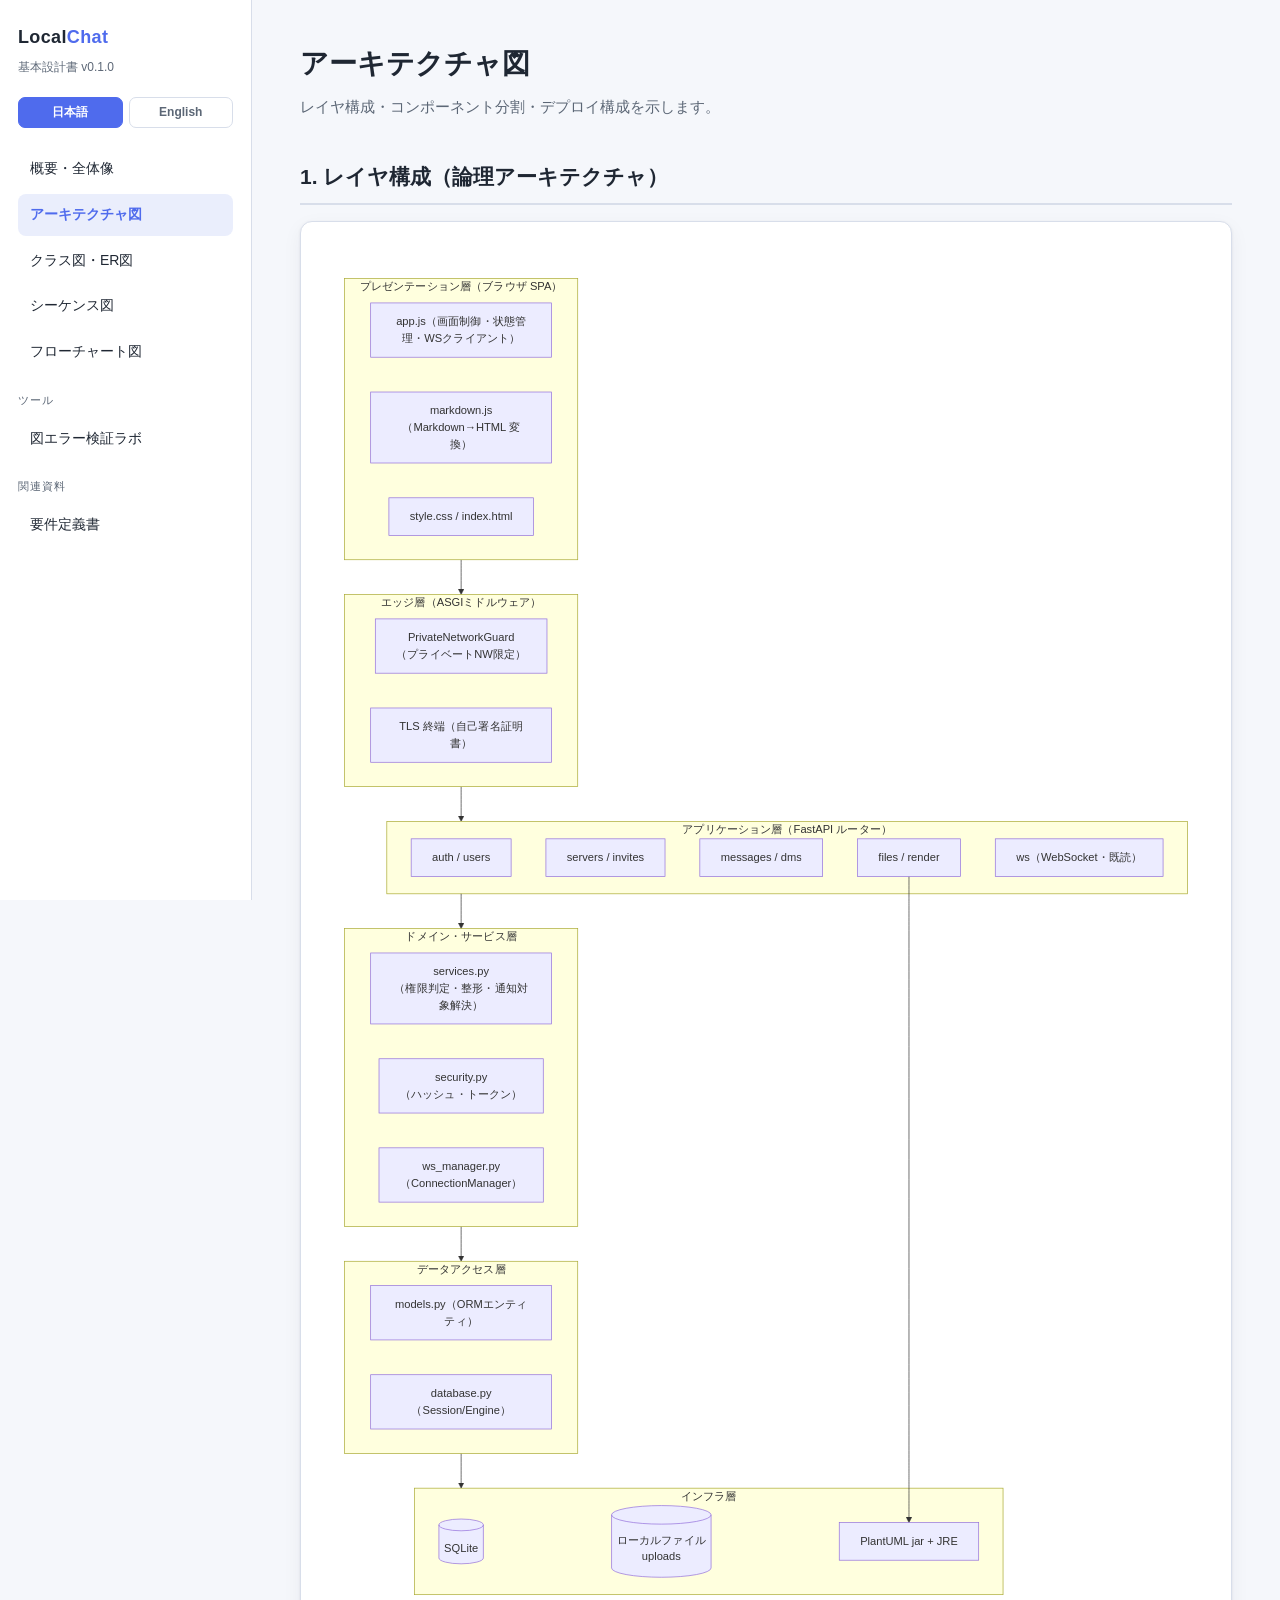
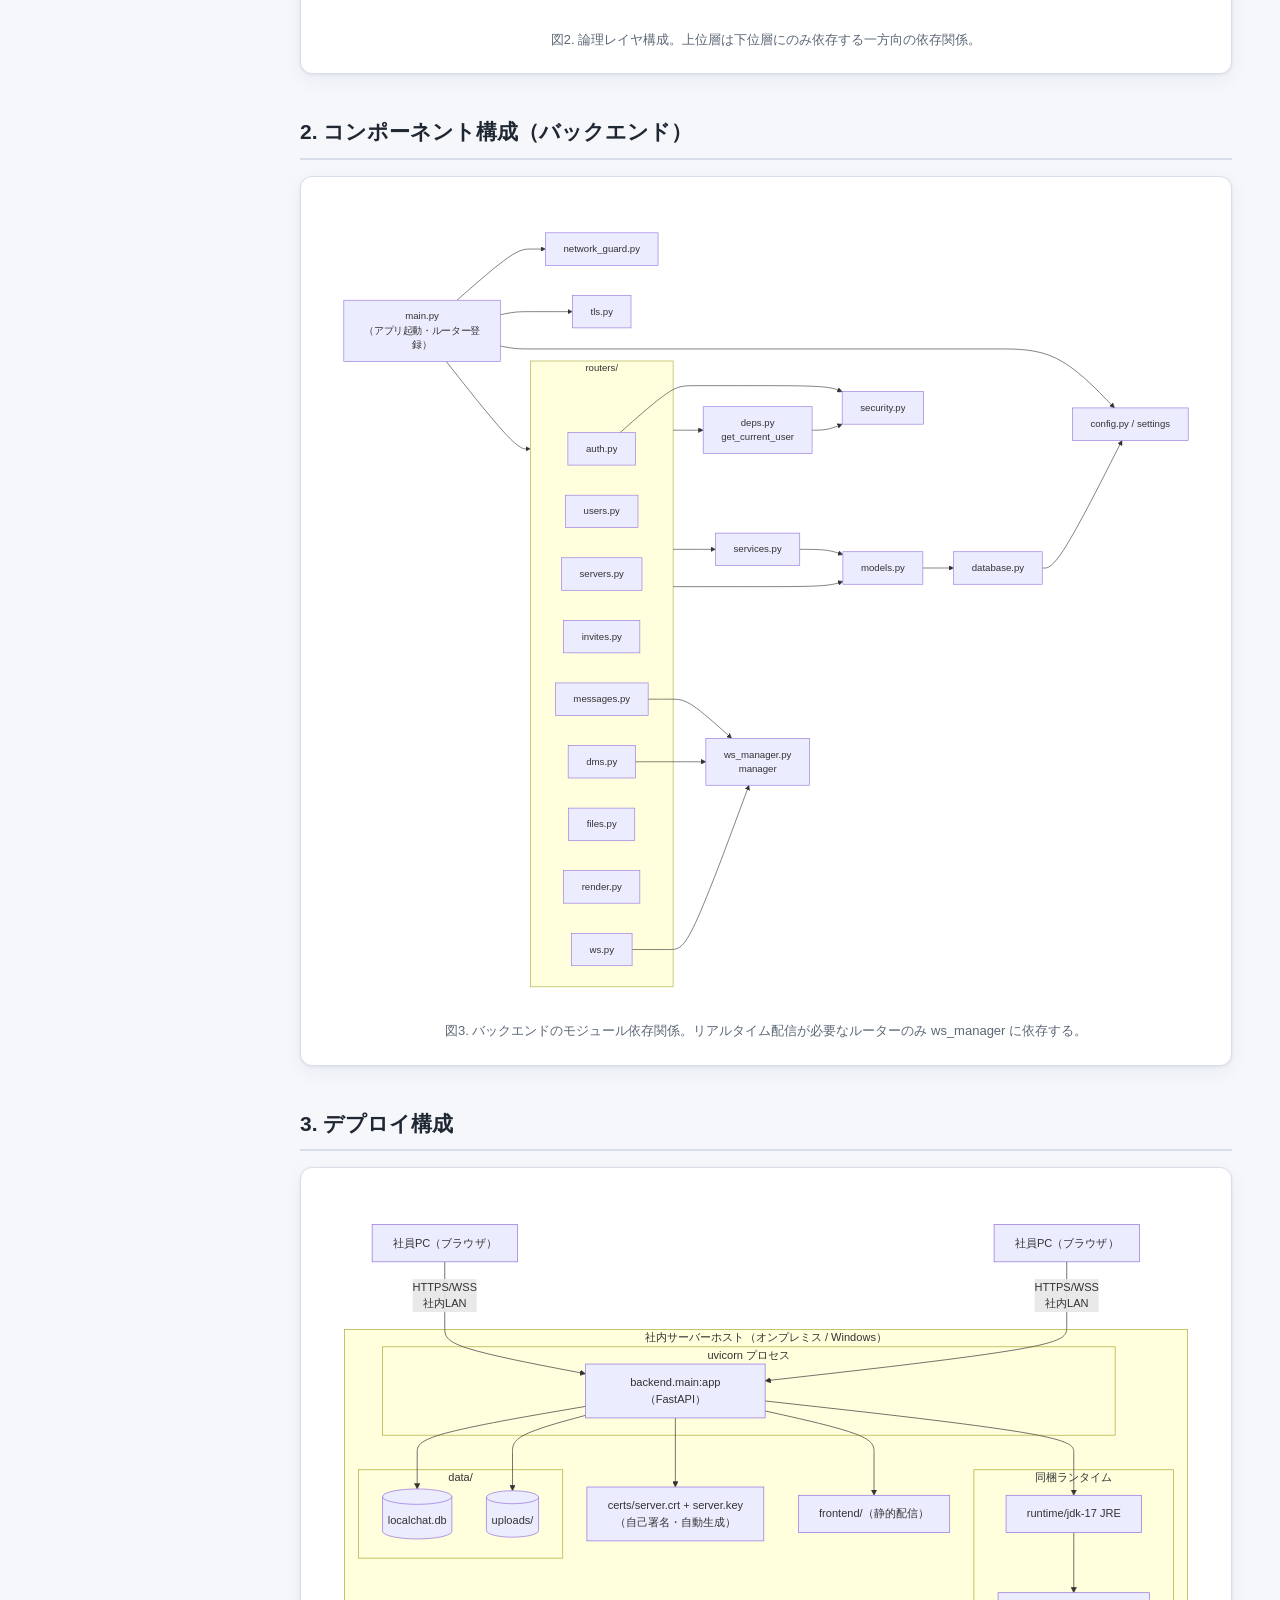
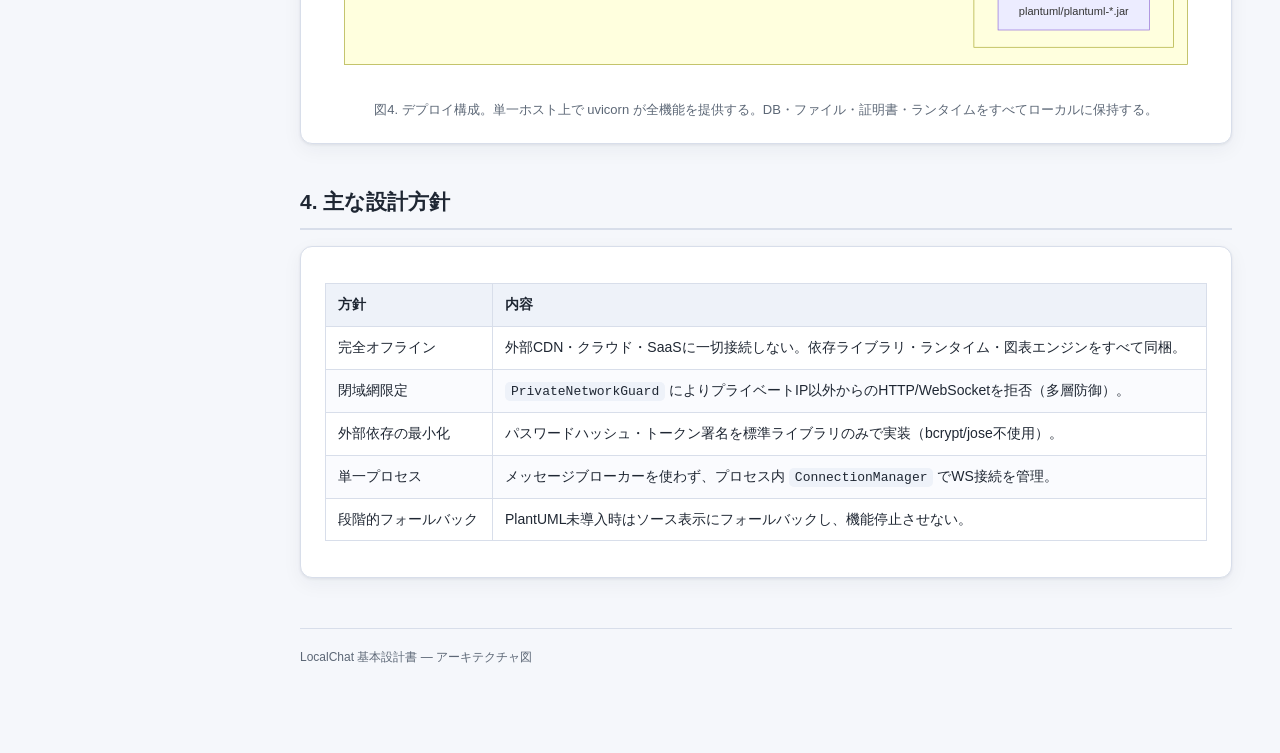
<file: docs/architecture.html>
<!DOCTYPE html>
<html lang="ja">
<head>
  <meta charset="UTF-8" />
  <meta name="viewport" content="width=device-width, initial-scale=1.0" />
  <title>LocalChat 基本設計書 | アーキテクチャ図</title>
  <link rel="stylesheet" href="assets/design.css" />
</head>
<body>
  <div class="layout">
    <aside class="sidebar">
      <div class="brand">Local<span>Chat</span></div>
      <div class="sub" data-ja="基本設計書 v0.1.0" data-en="Basic Design Document v0.1.0">基本設計書 v0.1.0</div>
      <nav>
        <a href="index.html" data-ja="概要・全体像" data-en="Overview">概要・全体像</a>
        <a href="architecture.html" class="active" data-ja="アーキテクチャ図" data-en="Architecture">アーキテクチャ図</a>
        <a href="class-diagram.html" data-ja="クラス図・ER図" data-en="Class &amp; ER Diagram">クラス図・ER図</a>
        <a href="sequence.html" data-ja="シーケンス図" data-en="Sequence Diagrams">シーケンス図</a>
        <a href="flowchart.html" data-ja="フローチャート図" data-en="Flowcharts">フローチャート図</a>
        <div class="nav-section" data-ja="ツール" data-en="Tools">ツール</div>
        <a href="diagram-lab.html" data-ja="図エラー検証ラボ" data-en="Diagram Lab">図エラー検証ラボ</a>
        <div class="nav-section" data-ja="関連資料" data-en="References">関連資料</div>
        <a href="要件定義書.html" data-ja="要件定義書" data-en="Requirements (JA)">要件定義書</a>
      </nav>
    </aside>

    <main class="content">
      <h1 data-ja="アーキテクチャ図" data-en="Architecture">アーキテクチャ図</h1>
      <p class="lead" data-ja="レイヤ構成・コンポーネント分割・デプロイ構成を示します。" data-en="Shows the layered structure, component breakdown, and deployment.">レイヤ構成・コンポーネント分割・デプロイ構成を示します。</p>

      <h2 data-ja="1. レイヤ構成（論理アーキテクチャ）" data-en="1. Layered (Logical) Architecture">1. レイヤ構成（論理アーキテクチャ）</h2>
      <div class="diagram">
        <pre class="mermaid" data-lang="ja">
flowchart TB
  subgraph P["プレゼンテーション層（ブラウザ SPA）"]
    A1["app.js（画面制御・状態管理・WSクライアント）"]
    A2["markdown.js（Markdown→HTML 変換）"]
    A3["style.css / index.html"]
  end

  subgraph E["エッジ層（ASGIミドルウェア）"]
    M1["PrivateNetworkGuard<br/>（プライベートNW限定）"]
    M2["TLS 終端（自己署名証明書）"]
  end

  subgraph C["アプリケーション層（FastAPI ルーター）"]
    R1["auth / users"]
    R2["servers / invites"]
    R3["messages / dms"]
    R4["files / render"]
    R5["ws（WebSocket・既読）"]
  end

  subgraph S["ドメイン・サービス層"]
    SV1["services.py<br/>（権限判定・整形・通知対象解決）"]
    SV2["security.py<br/>（ハッシュ・トークン）"]
    SV3["ws_manager.py<br/>（ConnectionManager）"]
  end

  subgraph D["データアクセス層"]
    O1["models.py（ORMエンティティ）"]
    O2["database.py（Session/Engine）"]
  end

  subgraph I["インフラ層"]
    DB[("SQLite")]
    FS[("ローカルファイル<br/>uploads")]
    PU["PlantUML jar + JRE"]
  end

  P --> E --> C --> S --> D --> I
  R4 --> PU
        </pre>
        <pre class="mermaid" data-lang="en">
flowchart TB
  subgraph P["Presentation layer (browser SPA)"]
    A1["app.js (UI control, state, WS client)"]
    A2["markdown.js (Markdown to HTML)"]
    A3["style.css / index.html"]
  end

  subgraph E["Edge layer (ASGI middleware)"]
    M1["PrivateNetworkGuard<br/>(private network only)"]
    M2["TLS termination (self-signed cert)"]
  end

  subgraph C["Application layer (FastAPI routers)"]
    R1["auth / users"]
    R2["servers / invites"]
    R3["messages / dms"]
    R4["files / render"]
    R5["ws (WebSocket, read state)"]
  end

  subgraph S["Domain / service layer"]
    SV1["services.py<br/>(authorization, serialization, targets)"]
    SV2["security.py<br/>(hashing, tokens)"]
    SV3["ws_manager.py<br/>(ConnectionManager)"]
  end

  subgraph D["Data access layer"]
    O1["models.py (ORM entities)"]
    O2["database.py (Session/Engine)"]
  end

  subgraph I["Infrastructure layer"]
    DB[("SQLite")]
    FS[("Local files<br/>uploads")]
    PU["PlantUML jar + JRE"]
  end

  P --> E --> C --> S --> D --> I
  R4 --> PU
        </pre>
        <div class="caption" data-ja="図2. 論理レイヤ構成。上位層は下位層にのみ依存する一方向の依存関係。" data-en="Fig. 2 Logical layers. Each layer depends only on the layer below (one-directional).">図2. 論理レイヤ構成。上位層は下位層にのみ依存する一方向の依存関係。</div>
      </div>

      <h2 data-ja="2. コンポーネント構成（バックエンド）" data-en="2. Component Structure (Backend)">2. コンポーネント構成（バックエンド）</h2>
      <div class="diagram">
        <pre class="mermaid" data-lang="ja">
flowchart LR
  main["main.py<br/>（アプリ起動・ルーター登録）"]

  subgraph routers["routers/"]
    auth["auth.py"]
    users["users.py"]
    servers["servers.py"]
    invites["invites.py"]
    messages["messages.py"]
    dms["dms.py"]
    files["files.py"]
    render["render.py"]
    ws["ws.py"]
  end

  deps["deps.py<br/>get_current_user"]
  services["services.py"]
  security["security.py"]
  wsm["ws_manager.py<br/>manager"]
  models["models.py"]
  database["database.py"]
  config["config.py / settings"]
  guard["network_guard.py"]
  tls["tls.py"]

  main --> routers
  main --> guard
  main --> tls
  main --> config
  routers --> deps
  routers --> services
  routers --> models
  messages --> wsm
  dms --> wsm
  ws --> wsm
  auth --> security
  deps --> security
  services --> models
  models --> database
  database --> config
        </pre>
        <pre class="mermaid" data-lang="en">
flowchart LR
  main["main.py<br/>(startup, router registration)"]

  subgraph routers["routers/"]
    auth["auth.py"]
    users["users.py"]
    servers["servers.py"]
    invites["invites.py"]
    messages["messages.py"]
    dms["dms.py"]
    files["files.py"]
    render["render.py"]
    ws["ws.py"]
  end

  deps["deps.py<br/>get_current_user"]
  services["services.py"]
  security["security.py"]
  wsm["ws_manager.py<br/>manager"]
  models["models.py"]
  database["database.py"]
  config["config.py / settings"]
  guard["network_guard.py"]
  tls["tls.py"]

  main --> routers
  main --> guard
  main --> tls
  main --> config
  routers --> deps
  routers --> services
  routers --> models
  messages --> wsm
  dms --> wsm
  ws --> wsm
  auth --> security
  deps --> security
  services --> models
  models --> database
  database --> config
        </pre>
        <div class="caption" data-ja="図3. バックエンドのモジュール依存関係。リアルタイム配信が必要なルーターのみ ws_manager に依存する。" data-en="Fig. 3 Backend module dependencies. Only routers needing realtime delivery depend on ws_manager.">図3. バックエンドのモジュール依存関係。リアルタイム配信が必要なルーターのみ ws_manager に依存する。</div>
      </div>

      <h2 data-ja="3. デプロイ構成" data-en="3. Deployment">3. デプロイ構成</h2>
      <div class="diagram">
        <pre class="mermaid" data-lang="ja">
flowchart TB
  subgraph host["社内サーバーホスト（オンプレミス / Windows）"]
    subgraph proc["uvicorn プロセス"]
      app["backend.main:app（FastAPI）"]
    end
    subgraph rt["同梱ランタイム"]
      jre["runtime/jdk-17 JRE"]
      jar["plantuml/plantuml-*.jar"]
    end
    subgraph data["data/"]
      sqlite[("localchat.db")]
      uploads[("uploads/")]
    end
    certs["certs/server.crt + server.key<br/>（自己署名・自動生成）"]
    frontend["frontend/（静的配信）"]
  end

  pc1["社員PC（ブラウザ）"]
  pc2["社員PC（ブラウザ）"]

  pc1 -- "HTTPS/WSS<br/>社内LAN" --> app
  pc2 -- "HTTPS/WSS<br/>社内LAN" --> app
  app --> sqlite
  app --> uploads
  app --> certs
  app --> frontend
  app --> jre
  jre --> jar
        </pre>
        <pre class="mermaid" data-lang="en">
flowchart TB
  subgraph host["On-prem server host (Windows)"]
    subgraph proc["uvicorn process"]
      app["backend.main:app (FastAPI)"]
    end
    subgraph rt["Bundled runtime"]
      jre["runtime/jdk-17 JRE"]
      jar["plantuml/plantuml-*.jar"]
    end
    subgraph data["data/"]
      sqlite[("localchat.db")]
      uploads[("uploads/")]
    end
    certs["certs/server.crt + server.key<br/>(self-signed, auto-generated)"]
    frontend["frontend/ (static hosting)"]
  end

  pc1["Employee PC (browser)"]
  pc2["Employee PC (browser)"]

  pc1 -- "HTTPS/WSS<br/>LAN" --> app
  pc2 -- "HTTPS/WSS<br/>LAN" --> app
  app --> sqlite
  app --> uploads
  app --> certs
  app --> frontend
  app --> jre
  jre --> jar
        </pre>
        <div class="caption" data-ja="図4. デプロイ構成。単一ホスト上で uvicorn が全機能を提供する。DB・ファイル・証明書・ランタイムをすべてローカルに保持する。" data-en="Fig. 4 Deployment. A single host runs uvicorn providing all features. DB, files, certificates, and runtime are all kept locally.">図4. デプロイ構成。単一ホスト上で uvicorn が全機能を提供する。DB・ファイル・証明書・ランタイムをすべてローカルに保持する。</div>
      </div>

      <h2 data-ja="4. 主な設計方針" data-en="4. Key Design Principles">4. 主な設計方針</h2>
      <div class="card">
        <table>
          <thead><tr>
            <th data-ja="方針" data-en="Principle">方針</th>
            <th data-ja="内容" data-en="Description">内容</th>
          </tr></thead>
          <tbody>
            <tr><td data-ja="完全オフライン" data-en="Fully offline">完全オフライン</td><td data-ja="外部CDN・クラウド・SaaSに一切接続しない。依存ライブラリ・ランタイム・図表エンジンをすべて同梱。" data-en="No connection to external CDNs, cloud, or SaaS. All libraries, runtime, and diagram engines are bundled.">外部CDN・クラウド・SaaSに一切接続しない。依存ライブラリ・ランタイム・図表エンジンをすべて同梱。</td></tr>
            <tr><td data-ja="閉域網限定" data-en="Closed network only">閉域網限定</td><td data-ja="&lt;code&gt;PrivateNetworkGuard&lt;/code&gt; によりプライベートIP以外からのHTTP/WebSocketを拒否（多層防御）。" data-en="&lt;code&gt;PrivateNetworkGuard&lt;/code&gt; rejects HTTP/WebSocket from non-private IPs (defense in depth).">&lt;code&gt;PrivateNetworkGuard&lt;/code&gt; によりプライベートIP以外からのHTTP/WebSocketを拒否（多層防御）。</td></tr>
            <tr><td data-ja="外部依存の最小化" data-en="Minimal dependencies">外部依存の最小化</td><td data-ja="パスワードハッシュ・トークン署名を標準ライブラリのみで実装（bcrypt/jose不使用）。" data-en="Password hashing and token signing implemented with the standard library only (no bcrypt/jose).">パスワードハッシュ・トークン署名を標準ライブラリのみで実装（bcrypt/jose不使用）。</td></tr>
            <tr><td data-ja="単一プロセス" data-en="Single process">単一プロセス</td><td data-ja="メッセージブローカーを使わず、プロセス内 &lt;code&gt;ConnectionManager&lt;/code&gt; でWS接続を管理。" data-en="No message broker; WebSocket connections are managed in-process by &lt;code&gt;ConnectionManager&lt;/code&gt;.">メッセージブローカーを使わず、プロセス内 &lt;code&gt;ConnectionManager&lt;/code&gt; でWS接続を管理。</td></tr>
            <tr><td data-ja="段階的フォールバック" data-en="Graceful fallback">段階的フォールバック</td><td data-ja="PlantUML未導入時はソース表示にフォールバックし、機能停止させない。" data-en="When PlantUML is unavailable, it falls back to showing source instead of failing.">PlantUML未導入時はソース表示にフォールバックし、機能停止させない。</td></tr>
          </tbody>
        </table>
      </div>

      <footer data-ja="LocalChat 基本設計書 — アーキテクチャ図" data-en="LocalChat Basic Design Document — Architecture">LocalChat 基本設計書 — アーキテクチャ図</footer>
    </main>
  </div>

  <script src="assets/mermaid.min.js"></script>
  <script src="assets/i18n.js"></script>
</body>
</html>
</file>
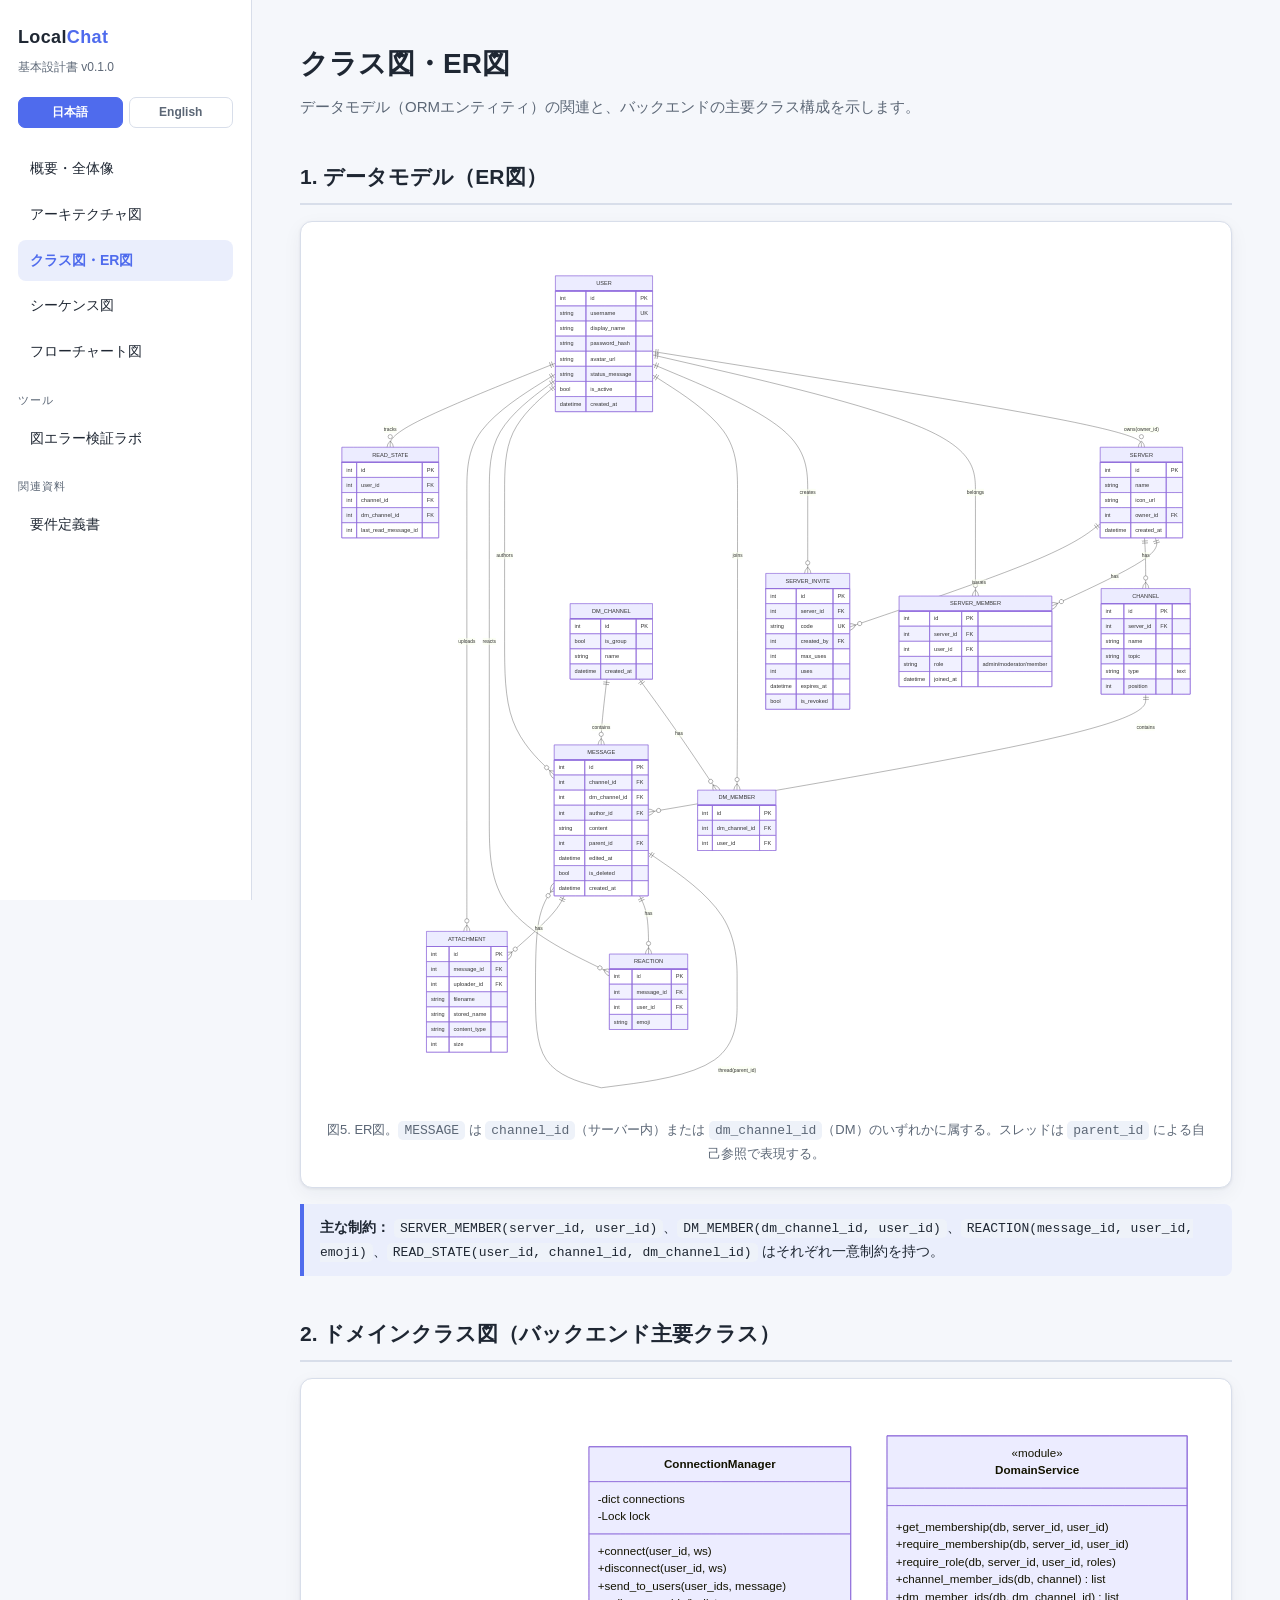
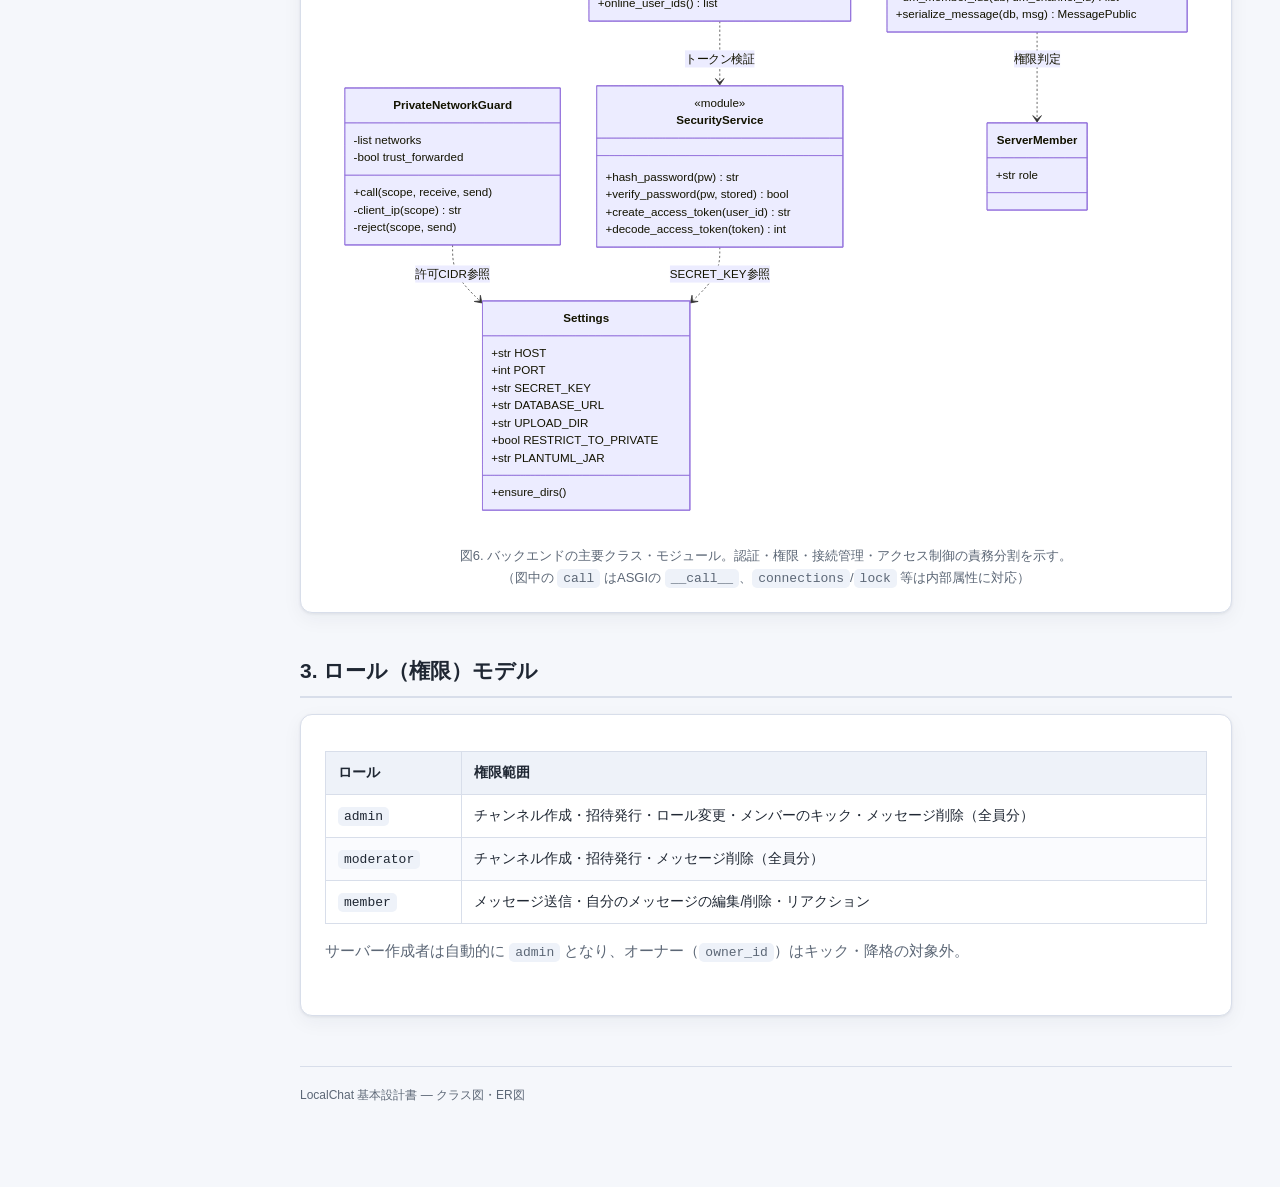
<file: docs/class-diagram.html>
<!DOCTYPE html>
<html lang="ja">
<head>
  <meta charset="UTF-8" />
  <meta name="viewport" content="width=device-width, initial-scale=1.0" />
  <title>LocalChat 基本設計書 | クラス図・ER図</title>
  <link rel="stylesheet" href="assets/design.css" />
</head>
<body>
  <div class="layout">
    <aside class="sidebar">
      <div class="brand">Local<span>Chat</span></div>
      <div class="sub" data-ja="基本設計書 v0.1.0" data-en="Basic Design Document v0.1.0">基本設計書 v0.1.0</div>
      <nav>
        <a href="index.html" data-ja="概要・全体像" data-en="Overview">概要・全体像</a>
        <a href="architecture.html" data-ja="アーキテクチャ図" data-en="Architecture">アーキテクチャ図</a>
        <a href="class-diagram.html" class="active" data-ja="クラス図・ER図" data-en="Class &amp; ER Diagram">クラス図・ER図</a>
        <a href="sequence.html" data-ja="シーケンス図" data-en="Sequence Diagrams">シーケンス図</a>
        <a href="flowchart.html" data-ja="フローチャート図" data-en="Flowcharts">フローチャート図</a>
        <div class="nav-section" data-ja="ツール" data-en="Tools">ツール</div>
        <a href="diagram-lab.html" data-ja="図エラー検証ラボ" data-en="Diagram Lab">図エラー検証ラボ</a>
        <div class="nav-section" data-ja="関連資料" data-en="References">関連資料</div>
        <a href="要件定義書.html" data-ja="要件定義書" data-en="Requirements (JA)">要件定義書</a>
      </nav>
    </aside>

    <main class="content">
      <h1 data-ja="クラス図・ER図" data-en="Class &amp; ER Diagram">クラス図・ER図</h1>
      <p class="lead" data-ja="データモデル（ORMエンティティ）の関連と、バックエンドの主要クラス構成を示します。" data-en="Shows relationships among data-model (ORM) entities and the main backend classes.">データモデル（ORMエンティティ）の関連と、バックエンドの主要クラス構成を示します。</p>

      <h2 data-ja="1. データモデル（ER図）" data-en="1. Data Model (ER Diagram)">1. データモデル（ER図）</h2>
      <div class="diagram">
        <pre class="mermaid" data-lang="ja">
erDiagram
  USER ||--o{ SERVER : "owns(owner_id)"
  USER ||--o{ SERVER_MEMBER : "belongs"
  SERVER ||--o{ SERVER_MEMBER : "has"
  SERVER ||--o{ CHANNEL : "has"
  SERVER ||--o{ SERVER_INVITE : "issues"
  USER ||--o{ SERVER_INVITE : "creates"
  CHANNEL ||--o{ MESSAGE : "contains"
  DM_CHANNEL ||--o{ DM_MEMBER : "has"
  USER ||--o{ DM_MEMBER : "joins"
  DM_CHANNEL ||--o{ MESSAGE : "contains"
  USER ||--o{ MESSAGE : "authors"
  MESSAGE ||--o{ MESSAGE : "thread(parent_id)"
  MESSAGE ||--o{ REACTION : "has"
  USER ||--o{ REACTION : "reacts"
  MESSAGE ||--o{ ATTACHMENT : "has"
  USER ||--o{ ATTACHMENT : "uploads"
  USER ||--o{ READ_STATE : "tracks"

  USER {
    int id PK
    string username UK
    string display_name
    string password_hash
    string avatar_url
    string status_message
    bool is_active
    datetime created_at
  }
  SERVER {
    int id PK
    string name
    string icon_url
    int owner_id FK
    datetime created_at
  }
  SERVER_MEMBER {
    int id PK
    int server_id FK
    int user_id FK
    string role "admin/moderator/member"
    datetime joined_at
  }
  SERVER_INVITE {
    int id PK
    int server_id FK
    string code UK
    int created_by FK
    int max_uses
    int uses
    datetime expires_at
    bool is_revoked
  }
  CHANNEL {
    int id PK
    int server_id FK
    string name
    string topic
    string type "text"
    int position
  }
  DM_CHANNEL {
    int id PK
    bool is_group
    string name
    datetime created_at
  }
  DM_MEMBER {
    int id PK
    int dm_channel_id FK
    int user_id FK
  }
  MESSAGE {
    int id PK
    int channel_id FK
    int dm_channel_id FK
    int author_id FK
    string content
    int parent_id FK
    datetime edited_at
    bool is_deleted
    datetime created_at
  }
  REACTION {
    int id PK
    int message_id FK
    int user_id FK
    string emoji
  }
  ATTACHMENT {
    int id PK
    int message_id FK
    int uploader_id FK
    string filename
    string stored_name
    string content_type
    int size
  }
  READ_STATE {
    int id PK
    int user_id FK
    int channel_id FK
    int dm_channel_id FK
    int last_read_message_id
  }
        </pre>
        <pre class="mermaid" data-lang="en">
erDiagram
  USER ||--o{ SERVER : "owns(owner_id)"
  USER ||--o{ SERVER_MEMBER : "belongs"
  SERVER ||--o{ SERVER_MEMBER : "has"
  SERVER ||--o{ CHANNEL : "has"
  SERVER ||--o{ SERVER_INVITE : "issues"
  USER ||--o{ SERVER_INVITE : "creates"
  CHANNEL ||--o{ MESSAGE : "contains"
  DM_CHANNEL ||--o{ DM_MEMBER : "has"
  USER ||--o{ DM_MEMBER : "joins"
  DM_CHANNEL ||--o{ MESSAGE : "contains"
  USER ||--o{ MESSAGE : "authors"
  MESSAGE ||--o{ MESSAGE : "thread(parent_id)"
  MESSAGE ||--o{ REACTION : "has"
  USER ||--o{ REACTION : "reacts"
  MESSAGE ||--o{ ATTACHMENT : "has"
  USER ||--o{ ATTACHMENT : "uploads"
  USER ||--o{ READ_STATE : "tracks"

  USER {
    int id PK
    string username UK
    string display_name
    string password_hash
    string avatar_url
    string status_message
    bool is_active
    datetime created_at
  }
  SERVER {
    int id PK
    string name
    string icon_url
    int owner_id FK
    datetime created_at
  }
  SERVER_MEMBER {
    int id PK
    int server_id FK
    int user_id FK
    string role "admin/moderator/member"
    datetime joined_at
  }
  SERVER_INVITE {
    int id PK
    int server_id FK
    string code UK
    int created_by FK
    int max_uses
    int uses
    datetime expires_at
    bool is_revoked
  }
  CHANNEL {
    int id PK
    int server_id FK
    string name
    string topic
    string type "text"
    int position
  }
  DM_CHANNEL {
    int id PK
    bool is_group
    string name
    datetime created_at
  }
  DM_MEMBER {
    int id PK
    int dm_channel_id FK
    int user_id FK
  }
  MESSAGE {
    int id PK
    int channel_id FK
    int dm_channel_id FK
    int author_id FK
    string content
    int parent_id FK
    datetime edited_at
    bool is_deleted
    datetime created_at
  }
  REACTION {
    int id PK
    int message_id FK
    int user_id FK
    string emoji
  }
  ATTACHMENT {
    int id PK
    int message_id FK
    int uploader_id FK
    string filename
    string stored_name
    string content_type
    int size
  }
  READ_STATE {
    int id PK
    int user_id FK
    int channel_id FK
    int dm_channel_id FK
    int last_read_message_id
  }
        </pre>
        <div class="caption"
             data-ja="図5. ER図。&lt;code&gt;MESSAGE&lt;/code&gt; は &lt;code&gt;channel_id&lt;/code&gt;（サーバー内）または &lt;code&gt;dm_channel_id&lt;/code&gt;（DM）のいずれかに属する。スレッドは &lt;code&gt;parent_id&lt;/code&gt; による自己参照で表現する。"
             data-en="Fig. 5 ER diagram. A &lt;code&gt;MESSAGE&lt;/code&gt; belongs to either &lt;code&gt;channel_id&lt;/code&gt; (server) or &lt;code&gt;dm_channel_id&lt;/code&gt; (DM). Threads are modeled by the self-reference &lt;code&gt;parent_id&lt;/code&gt;.">図5. ER図。<code>MESSAGE</code> は <code>channel_id</code>（サーバー内）または <code>dm_channel_id</code>（DM）のいずれかに属する。スレッドは <code>parent_id</code> による自己参照で表現する。</div>
      </div>

      <div class="note"
           data-ja="&lt;strong&gt;主な制約：&lt;/strong&gt; &lt;code&gt;SERVER_MEMBER(server_id, user_id)&lt;/code&gt;、&lt;code&gt;DM_MEMBER(dm_channel_id, user_id)&lt;/code&gt;、&lt;code&gt;REACTION(message_id, user_id, emoji)&lt;/code&gt;、&lt;code&gt;READ_STATE(user_id, channel_id, dm_channel_id)&lt;/code&gt; はそれぞれ一意制約を持つ。"
           data-en="&lt;strong&gt;Key constraints:&lt;/strong&gt; &lt;code&gt;SERVER_MEMBER(server_id, user_id)&lt;/code&gt;, &lt;code&gt;DM_MEMBER(dm_channel_id, user_id)&lt;/code&gt;, &lt;code&gt;REACTION(message_id, user_id, emoji)&lt;/code&gt;, and &lt;code&gt;READ_STATE(user_id, channel_id, dm_channel_id)&lt;/code&gt; each have a unique constraint.">
        <strong>主な制約：</strong>
        <code>SERVER_MEMBER(server_id, user_id)</code>、<code>DM_MEMBER(dm_channel_id, user_id)</code>、
        <code>REACTION(message_id, user_id, emoji)</code>、<code>READ_STATE(user_id, channel_id, dm_channel_id)</code> はそれぞれ一意制約を持つ。
      </div>

      <h2 data-ja="2. ドメインクラス図（バックエンド主要クラス）" data-en="2. Domain Class Diagram (Main Backend Classes)">2. ドメインクラス図（バックエンド主要クラス）</h2>
      <div class="diagram">
        <pre class="mermaid" data-lang="ja">
classDiagram
  class Settings {
    +str HOST
    +int PORT
    +str SECRET_KEY
    +str DATABASE_URL
    +str UPLOAD_DIR
    +bool RESTRICT_TO_PRIVATE
    +str PLANTUML_JAR
    +ensure_dirs()
  }

  class ConnectionManager {
    -dict connections
    -Lock lock
    +connect(user_id, ws)
    +disconnect(user_id, ws)
    +send_to_users(user_ids, message)
    +online_user_ids() list
  }

  class PrivateNetworkGuard {
    -list networks
    -bool trust_forwarded
    +call(scope, receive, send)
    -client_ip(scope) str
    -reject(scope, send)
  }

  class SecurityService {
    &lt;&lt;module&gt;&gt;
    +hash_password(pw) str
    +verify_password(pw, stored) bool
    +create_access_token(user_id) str
    +decode_access_token(token) int
  }

  class DomainService {
    &lt;&lt;module&gt;&gt;
    +get_membership(db, server_id, user_id)
    +require_membership(db, server_id, user_id)
    +require_role(db, server_id, user_id, roles)
    +channel_member_ids(db, channel) list
    +dm_member_ids(db, dm_channel_id) list
    +serialize_message(db, msg) MessagePublic
  }

  class ServerMember {
    +str role
  }

  ConnectionManager ..> SecurityService : トークン検証
  DomainService ..> ServerMember : 権限判定
  PrivateNetworkGuard ..> Settings : 許可CIDR参照
  SecurityService ..> Settings : SECRET_KEY参照
        </pre>
        <pre class="mermaid" data-lang="en">
classDiagram
  class Settings {
    +str HOST
    +int PORT
    +str SECRET_KEY
    +str DATABASE_URL
    +str UPLOAD_DIR
    +bool RESTRICT_TO_PRIVATE
    +str PLANTUML_JAR
    +ensure_dirs()
  }

  class ConnectionManager {
    -dict connections
    -Lock lock
    +connect(user_id, ws)
    +disconnect(user_id, ws)
    +send_to_users(user_ids, message)
    +online_user_ids() list
  }

  class PrivateNetworkGuard {
    -list networks
    -bool trust_forwarded
    +call(scope, receive, send)
    -client_ip(scope) str
    -reject(scope, send)
  }

  class SecurityService {
    &lt;&lt;module&gt;&gt;
    +hash_password(pw) str
    +verify_password(pw, stored) bool
    +create_access_token(user_id) str
    +decode_access_token(token) int
  }

  class DomainService {
    &lt;&lt;module&gt;&gt;
    +get_membership(db, server_id, user_id)
    +require_membership(db, server_id, user_id)
    +require_role(db, server_id, user_id, roles)
    +channel_member_ids(db, channel) list
    +dm_member_ids(db, dm_channel_id) list
    +serialize_message(db, msg) MessagePublic
  }

  class ServerMember {
    +str role
  }

  ConnectionManager ..> SecurityService : verify token
  DomainService ..> ServerMember : check role
  PrivateNetworkGuard ..> Settings : allowed CIDRs
  SecurityService ..> Settings : SECRET_KEY
        </pre>
        <div class="caption"
             data-ja="図6. バックエンドの主要クラス・モジュール。認証・権限・接続管理・アクセス制御の責務分割を示す。&lt;br/&gt;（図中の &lt;code&gt;call&lt;/code&gt; はASGIの &lt;code&gt;__call__&lt;/code&gt;、&lt;code&gt;connections&lt;/code&gt;/&lt;code&gt;lock&lt;/code&gt; 等は内部属性に対応）"
             data-en="Fig. 6 Main backend classes/modules, showing responsibility split across auth, authorization, connection management, and access control.&lt;br/&gt;(&lt;code&gt;call&lt;/code&gt; maps to ASGI &lt;code&gt;__call__&lt;/code&gt;; &lt;code&gt;connections&lt;/code&gt;/&lt;code&gt;lock&lt;/code&gt; are internal attributes)">図6. バックエンドの主要クラス・モジュール。認証・権限・接続管理・アクセス制御の責務分割を示す。<br/>（図中の <code>call</code> はASGIの <code>__call__</code>、<code>connections</code>/<code>lock</code> 等は内部属性に対応）</div>
      </div>

      <h2 data-ja="3. ロール（権限）モデル" data-en="3. Role (Authorization) Model">3. ロール（権限）モデル</h2>
      <div class="card">
        <table>
          <thead><tr>
            <th data-ja="ロール" data-en="Role">ロール</th>
            <th data-ja="権限範囲" data-en="Permissions">権限範囲</th>
          </tr></thead>
          <tbody>
            <tr><td><code>admin</code></td><td data-ja="チャンネル作成・招待発行・ロール変更・メンバーのキック・メッセージ削除（全員分）" data-en="Create channels, issue invites, change roles, kick members, delete any message">チャンネル作成・招待発行・ロール変更・メンバーのキック・メッセージ削除（全員分）</td></tr>
            <tr><td><code>moderator</code></td><td data-ja="チャンネル作成・招待発行・メッセージ削除（全員分）" data-en="Create channels, issue invites, delete any message">チャンネル作成・招待発行・メッセージ削除（全員分）</td></tr>
            <tr><td><code>member</code></td><td data-ja="メッセージ送信・自分のメッセージの編集/削除・リアクション" data-en="Send messages, edit/delete own messages, react">メッセージ送信・自分のメッセージの編集/削除・リアクション</td></tr>
          </tbody>
        </table>
        <p class="lead" style="margin-top:10px;"
           data-ja="サーバー作成者は自動的に &lt;code&gt;admin&lt;/code&gt; となり、オーナー（&lt;code&gt;owner_id&lt;/code&gt;）はキック・降格の対象外。"
           data-en="The server creator automatically becomes &lt;code&gt;admin&lt;/code&gt;; the owner (&lt;code&gt;owner_id&lt;/code&gt;) cannot be kicked or demoted.">サーバー作成者は自動的に <code>admin</code> となり、オーナー（<code>owner_id</code>）はキック・降格の対象外。</p>
      </div>

      <footer data-ja="LocalChat 基本設計書 — クラス図・ER図" data-en="LocalChat Basic Design Document — Class &amp; ER Diagram">LocalChat 基本設計書 — クラス図・ER図</footer>
    </main>
  </div>

  <script src="assets/mermaid.min.js"></script>
  <script src="assets/i18n.js"></script>
</body>
</html>
</file>
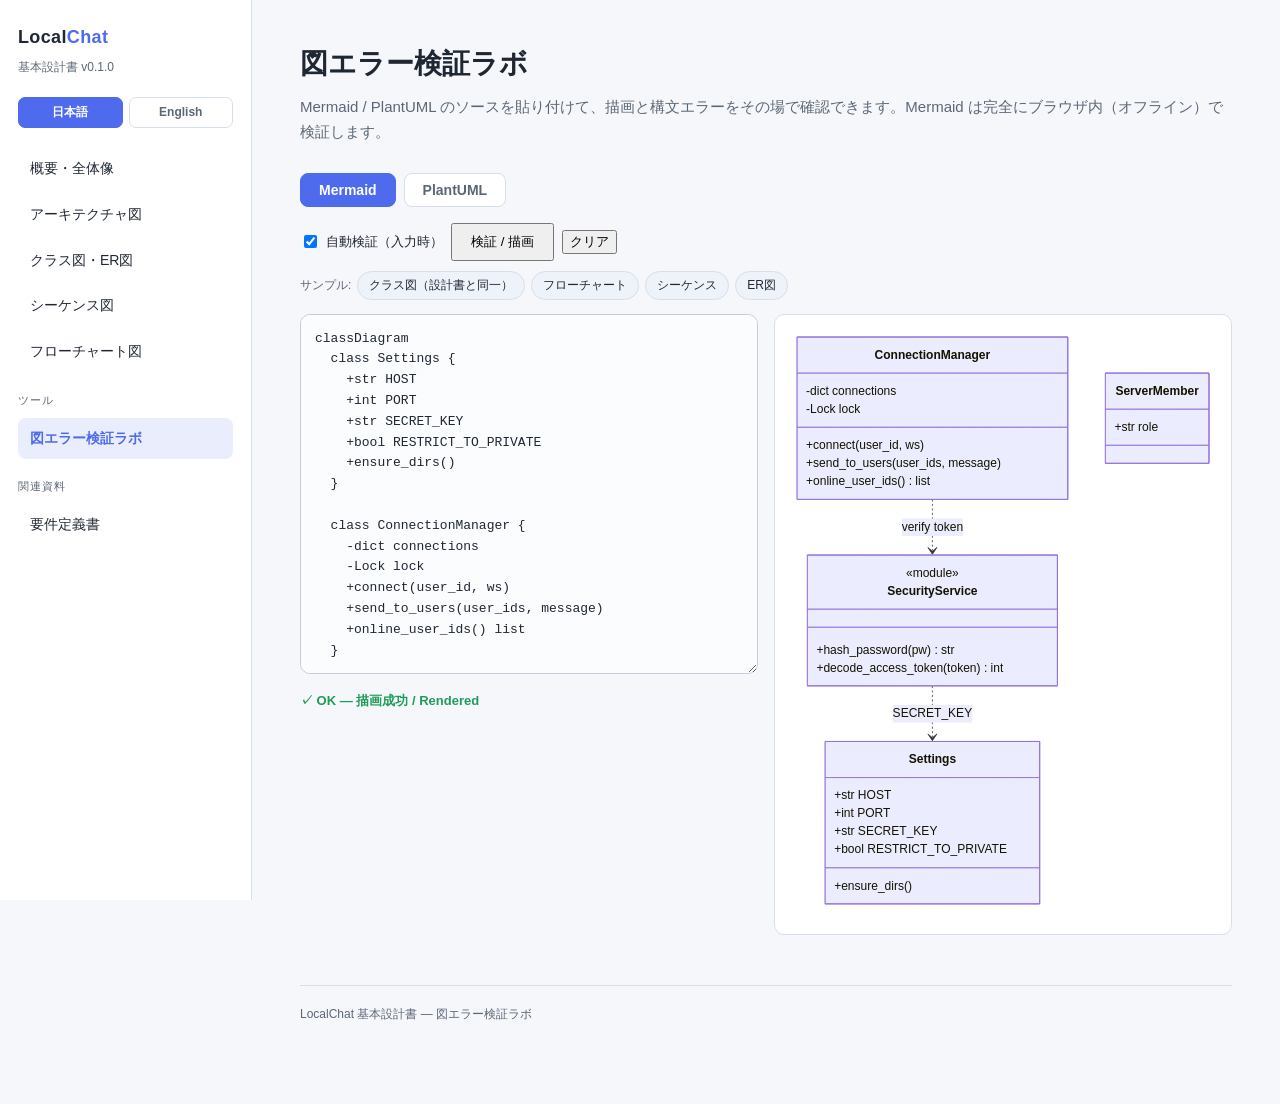
<file: docs/diagram-lab.html>
<!DOCTYPE html>
<html lang="ja">
<head>
  <meta charset="UTF-8" />
  <meta name="viewport" content="width=device-width, initial-scale=1.0" />
  <title>LocalChat 基本設計書 | 図エラー検証ラボ</title>
  <link rel="stylesheet" href="assets/design.css" />
  <style>
    .lab-tabs { display: flex; gap: 8px; margin: 8px 0 16px; }
    .lab-tabs button {
      padding: 8px 18px; border: 1px solid var(--border); background: var(--surface);
      color: var(--text-muted); border-radius: 8px; font-weight: 700; cursor: pointer; font-size: 14px;
    }
    .lab-tabs button.active { background: var(--accent); color: #fff; border-color: var(--accent); }
    .lab-editor { display: grid; grid-template-columns: 1fr 1fr; gap: 16px; align-items: start; }
    @media (max-width: 1000px) { .lab-editor { grid-template-columns: 1fr; } }
    .lab-editor textarea {
      width: 100%; min-height: 360px; resize: vertical; font-family: "Cascadia Code", Consolas, monospace;
      font-size: 13px; line-height: 1.6; padding: 14px; border: 1px solid var(--border-strong, #c3ccdb);
      border-radius: 10px; background: #fbfcfe; color: var(--text); tab-size: 2;
    }
    .lab-editor textarea:focus { outline: none; border-color: var(--accent); }
    .lab-out {
      min-height: 360px; border: 1px solid var(--border); border-radius: 10px; background: #fff;
      padding: 16px; overflow: auto;
    }
    .lab-out svg { max-width: 100%; height: auto; }
    .lab-status { margin: 6px 0 0; font-size: 13px; font-weight: 700; }
    .lab-status.ok { color: var(--green); }
    .lab-status.err { color: var(--red); }
    .lab-error {
      margin-top: 10px; background: #fdecec; border: 1px solid #f3b6b6; color: #8f2222;
      border-radius: 8px; padding: 12px 14px; font-size: 13px; white-space: pre-wrap;
      font-family: "Cascadia Code", Consolas, monospace; display: none;
    }
    .lab-toolbar { display: flex; flex-wrap: wrap; gap: 8px; margin: 10px 0 0; align-items: center; }
    .lab-toolbar .spacer { flex: 1; }
    .lab-samples { display: flex; flex-wrap: wrap; gap: 6px; margin-top: 10px; }
    .lab-samples button {
      padding: 5px 11px; font-size: 12px; border: 1px solid var(--border); background: var(--surface-2);
      color: var(--text); border-radius: 999px; cursor: pointer;
    }
    .lab-samples button:hover { background: var(--accent-soft); color: var(--accent); }
    .puml-config { display: flex; flex-wrap: wrap; gap: 10px; margin: 4px 0 14px; }
    .puml-config label { font-size: 12px; color: var(--text-muted); display: flex; flex-direction: column; gap: 3px; flex: 1; min-width: 200px; }
    .puml-config input {
      padding: 8px 10px; border: 1px solid var(--border); border-radius: 7px; font-size: 13px; background: #fff; color: var(--text);
    }
    .pane { display: none; }
    .pane.active { display: block; }
  </style>
</head>
<body>
  <div class="layout">
    <aside class="sidebar">
      <div class="brand">Local<span>Chat</span></div>
      <div class="sub" data-ja="基本設計書 v0.1.0" data-en="Basic Design Document v0.1.0">基本設計書 v0.1.0</div>
      <nav>
        <a href="index.html" data-ja="概要・全体像" data-en="Overview">概要・全体像</a>
        <a href="architecture.html" data-ja="アーキテクチャ図" data-en="Architecture">アーキテクチャ図</a>
        <a href="class-diagram.html" data-ja="クラス図・ER図" data-en="Class &amp; ER Diagram">クラス図・ER図</a>
        <a href="sequence.html" data-ja="シーケンス図" data-en="Sequence Diagrams">シーケンス図</a>
        <a href="flowchart.html" data-ja="フローチャート図" data-en="Flowcharts">フローチャート図</a>
        <div class="nav-section" data-ja="ツール" data-en="Tools">ツール</div>
        <a href="diagram-lab.html" class="active" data-ja="図エラー検証ラボ" data-en="Diagram Lab">図エラー検証ラボ</a>
        <div class="nav-section" data-ja="関連資料" data-en="References">関連資料</div>
        <a href="要件定義書.html" data-ja="要件定義書" data-en="Requirements (JA)">要件定義書</a>
      </nav>
    </aside>

    <main class="content">
      <h1 data-ja="図エラー検証ラボ" data-en="Diagram Lab">図エラー検証ラボ</h1>
      <p class="lead"
         data-ja="Mermaid / PlantUML のソースを貼り付けて、描画と構文エラーをその場で確認できます。Mermaid は完全にブラウザ内（オフライン）で検証します。"
         data-en="Paste Mermaid / PlantUML source to render and check syntax errors on the spot. Mermaid is validated entirely in the browser (offline).">Mermaid / PlantUML のソースを貼り付けて、描画と構文エラーをその場で確認できます。</p>

      <div class="lab-tabs">
        <button type="button" id="tab-mermaid" class="active">Mermaid</button>
        <button type="button" id="tab-puml">PlantUML</button>
      </div>

      <!-- ===== Mermaid ===== -->
      <section id="pane-mermaid" class="pane active">
        <div class="lab-toolbar">
          <label style="font-size:13px;display:flex;align-items:center;gap:6px;">
            <input type="checkbox" id="mmd-auto" checked />
            <span data-ja="自動検証（入力時）" data-en="Auto-validate on input">自動検証（入力時）</span>
          </label>
          <button class="btn-primary" id="mmd-run" style="width:auto;padding:8px 18px;" data-ja="検証 / 描画" data-en="Validate / Render">検証 / 描画</button>
          <button class="btn-secondary" id="mmd-clear" data-ja="クリア" data-en="Clear">クリア</button>
        </div>
        <div class="lab-samples">
          <span style="font-size:12px;color:var(--text-muted);align-self:center;" data-ja="サンプル:" data-en="Samples:">サンプル:</span>
          <button data-sample="class" data-ja="クラス図（設計書と同一）" data-en="Class diagram (same as docs)">クラス図</button>
          <button data-sample="flow" data-ja="フローチャート" data-en="Flowchart">フローチャート</button>
          <button data-sample="seq" data-ja="シーケンス" data-en="Sequence">シーケンス</button>
          <button data-sample="er" data-ja="ER図" data-en="ER">ER図</button>
        </div>
        <div class="lab-editor" style="margin-top:14px;">
          <div>
            <textarea id="mmd-src" spellcheck="false" placeholder="classDiagram&#10;  class Foo {&#10;    +bar() void&#10;  }"></textarea>
            <p class="lab-status" id="mmd-status"></p>
            <div class="lab-error" id="mmd-err"></div>
          </div>
          <div class="lab-out" id="mmd-out"></div>
        </div>
      </section>

      <!-- ===== PlantUML ===== -->
      <section id="pane-puml" class="pane">
        <div class="note"
             data-ja="PlantUML はサーバー側（&lt;code&gt;/api/render/plantuml&lt;/code&gt;）で描画します。実行中のサーバーURLと認証トークンが必要です。&lt;br/&gt;ブラウザのCORS制約のため、&lt;strong&gt;サーバーと同一オリジンで開く&lt;/strong&gt;のが確実です（例: アプリから配信、または &lt;code&gt;http://localhost&lt;/code&gt; 経由）。"
             data-en="PlantUML is rendered on the server (&lt;code&gt;/api/render/plantuml&lt;/code&gt;). A running server URL and auth token are required.&lt;br/&gt;Due to browser CORS, it is most reliable to &lt;strong&gt;open this page from the same origin as the server&lt;/strong&gt;.">PlantUML はサーバー側で描画します。</div>
        <div class="puml-config">
          <label>
            <span data-ja="サーバーURL" data-en="Server URL">サーバーURL</span>
            <input type="text" id="puml-base" placeholder="https://localhost:8000" />
          </label>
          <label>
            <span data-ja="アクセストークン（ログイン後に取得）" data-en="Access token (from login)">アクセストークン</span>
            <input type="password" id="puml-token" placeholder="Bearer token" />
          </label>
        </div>
        <div class="lab-toolbar">
          <button class="btn-primary" id="puml-run" style="width:auto;padding:8px 18px;" data-ja="サーバーで描画" data-en="Render on server">サーバーで描画</button>
          <button class="btn-secondary" id="puml-clear" data-ja="クリア" data-en="Clear">クリア</button>
        </div>
        <div class="lab-samples">
          <span style="font-size:12px;color:var(--text-muted);align-self:center;" data-ja="サンプル:" data-en="Samples:">サンプル:</span>
          <button data-puml-sample="seq" data-ja="シーケンス" data-en="Sequence">シーケンス</button>
          <button data-puml-sample="class" data-ja="クラス" data-en="Class">クラス</button>
        </div>
        <div class="lab-editor" style="margin-top:14px;">
          <div>
            <textarea id="puml-src" spellcheck="false" placeholder="@startuml&#10;Alice -> Bob: Hello&#10;@enduml"></textarea>
            <p class="lab-status" id="puml-status"></p>
            <div class="lab-error" id="puml-err"></div>
          </div>
          <div class="lab-out" id="puml-out"></div>
        </div>
      </section>

      <footer data-ja="LocalChat 基本設計書 — 図エラー検証ラボ" data-en="LocalChat Basic Design Document — Diagram Lab">LocalChat 基本設計書 — 図エラー検証ラボ</footer>
    </main>
  </div>

  <script src="assets/mermaid.min.js"></script>
  <script src="assets/i18n.js"></script>
  <script src="assets/diagram-lab.js"></script>
</body>
</html>
</file>
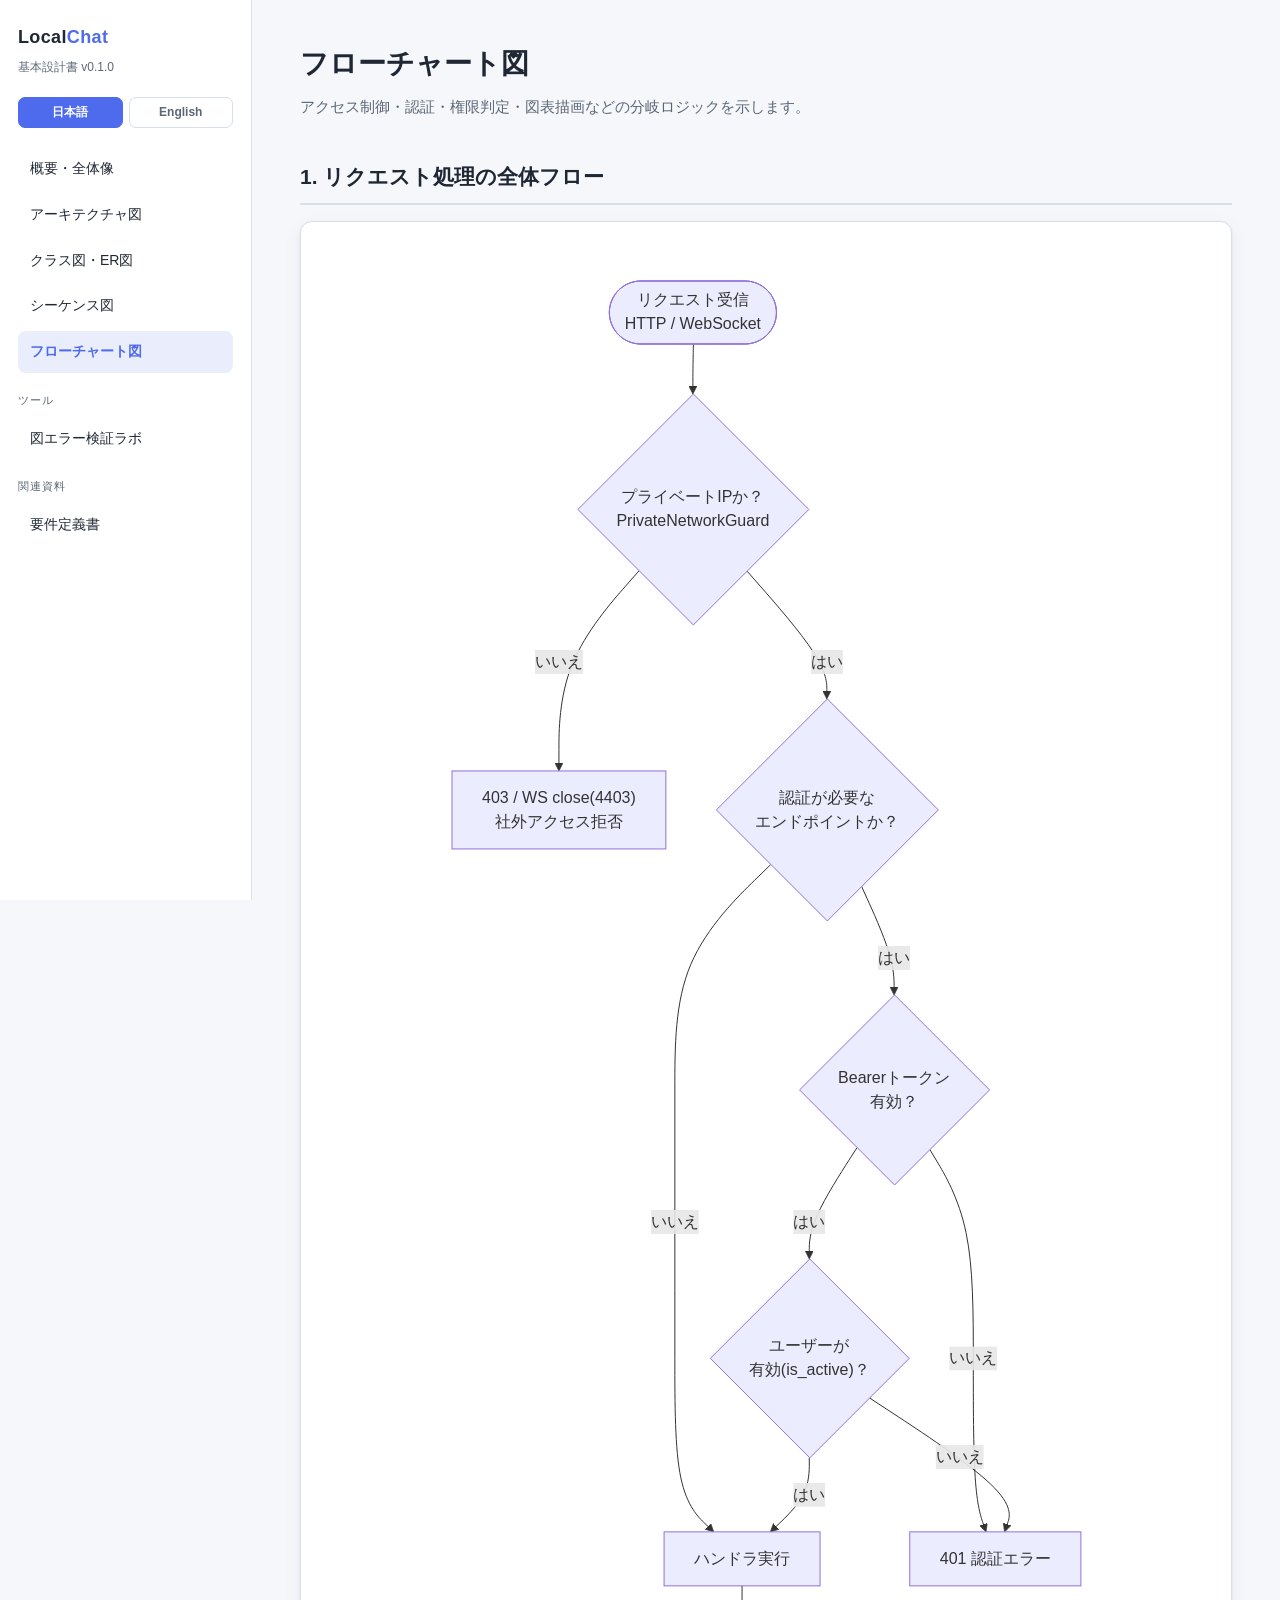
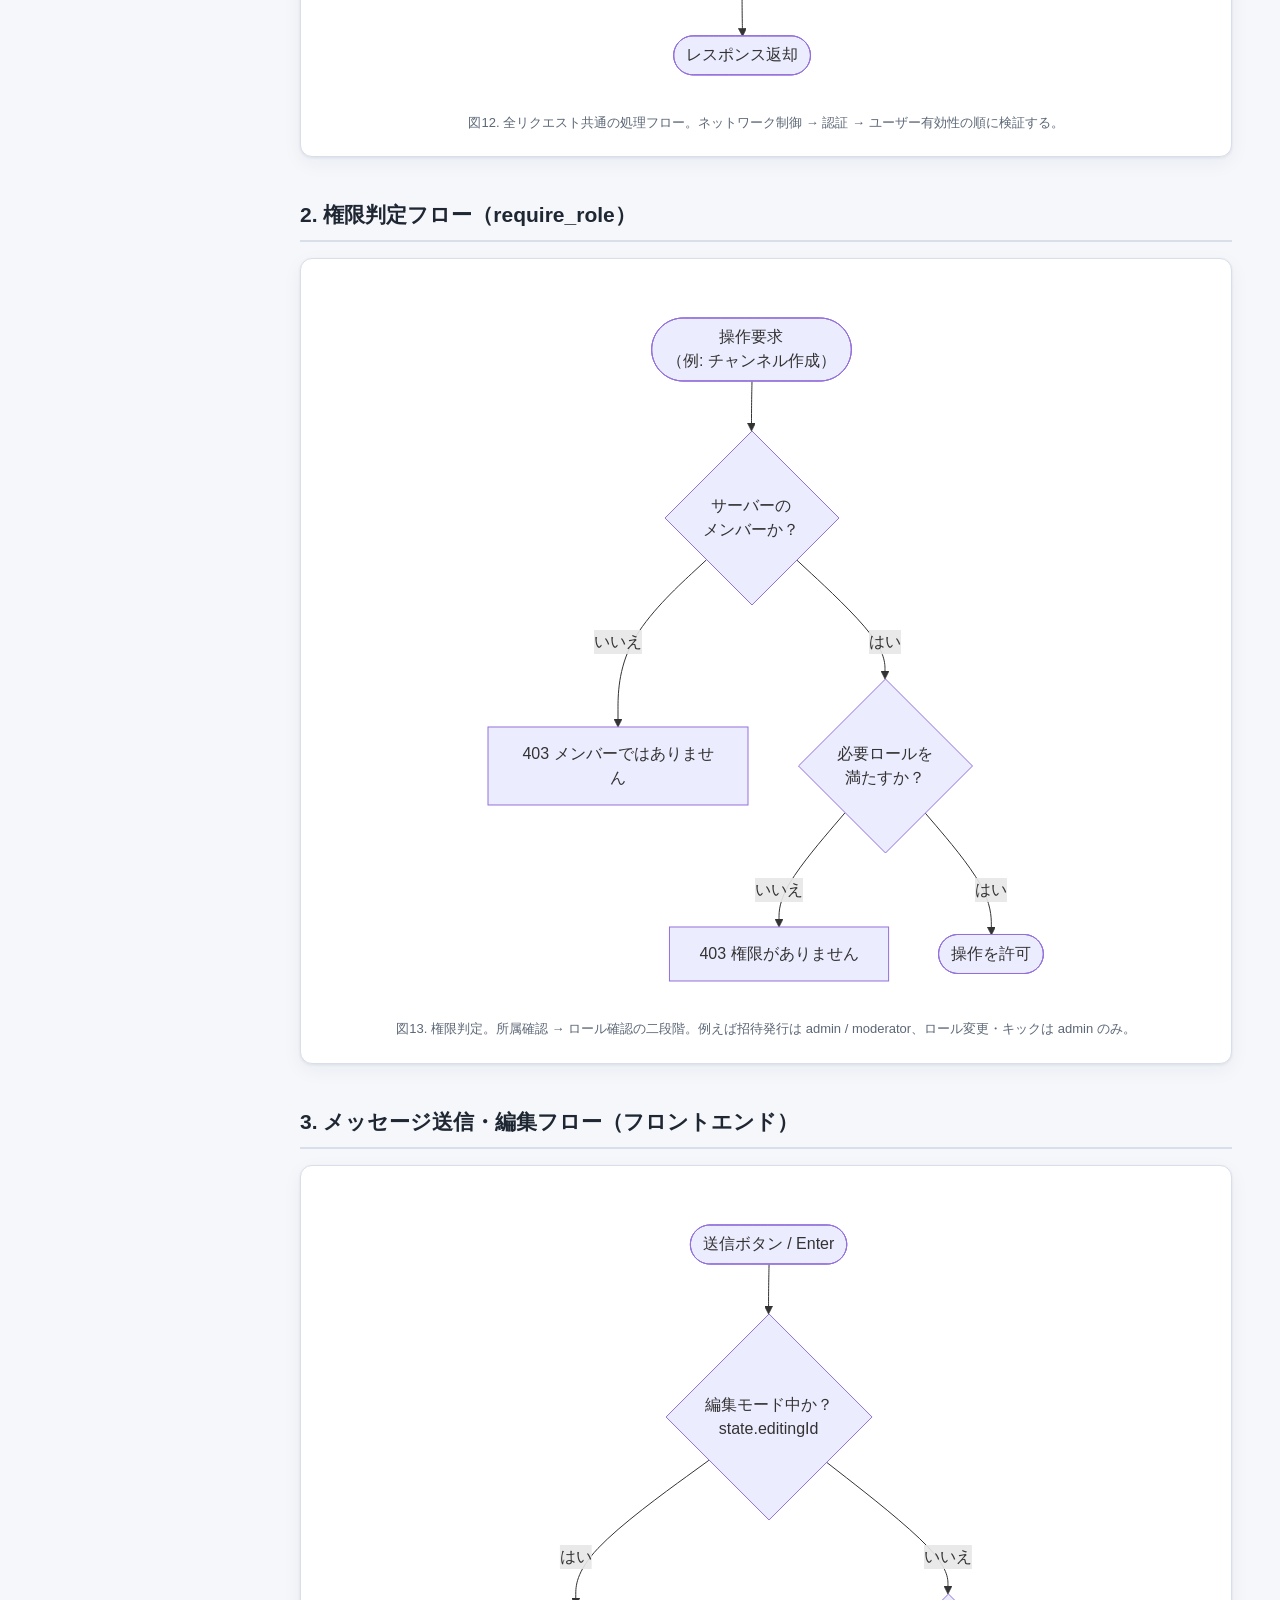
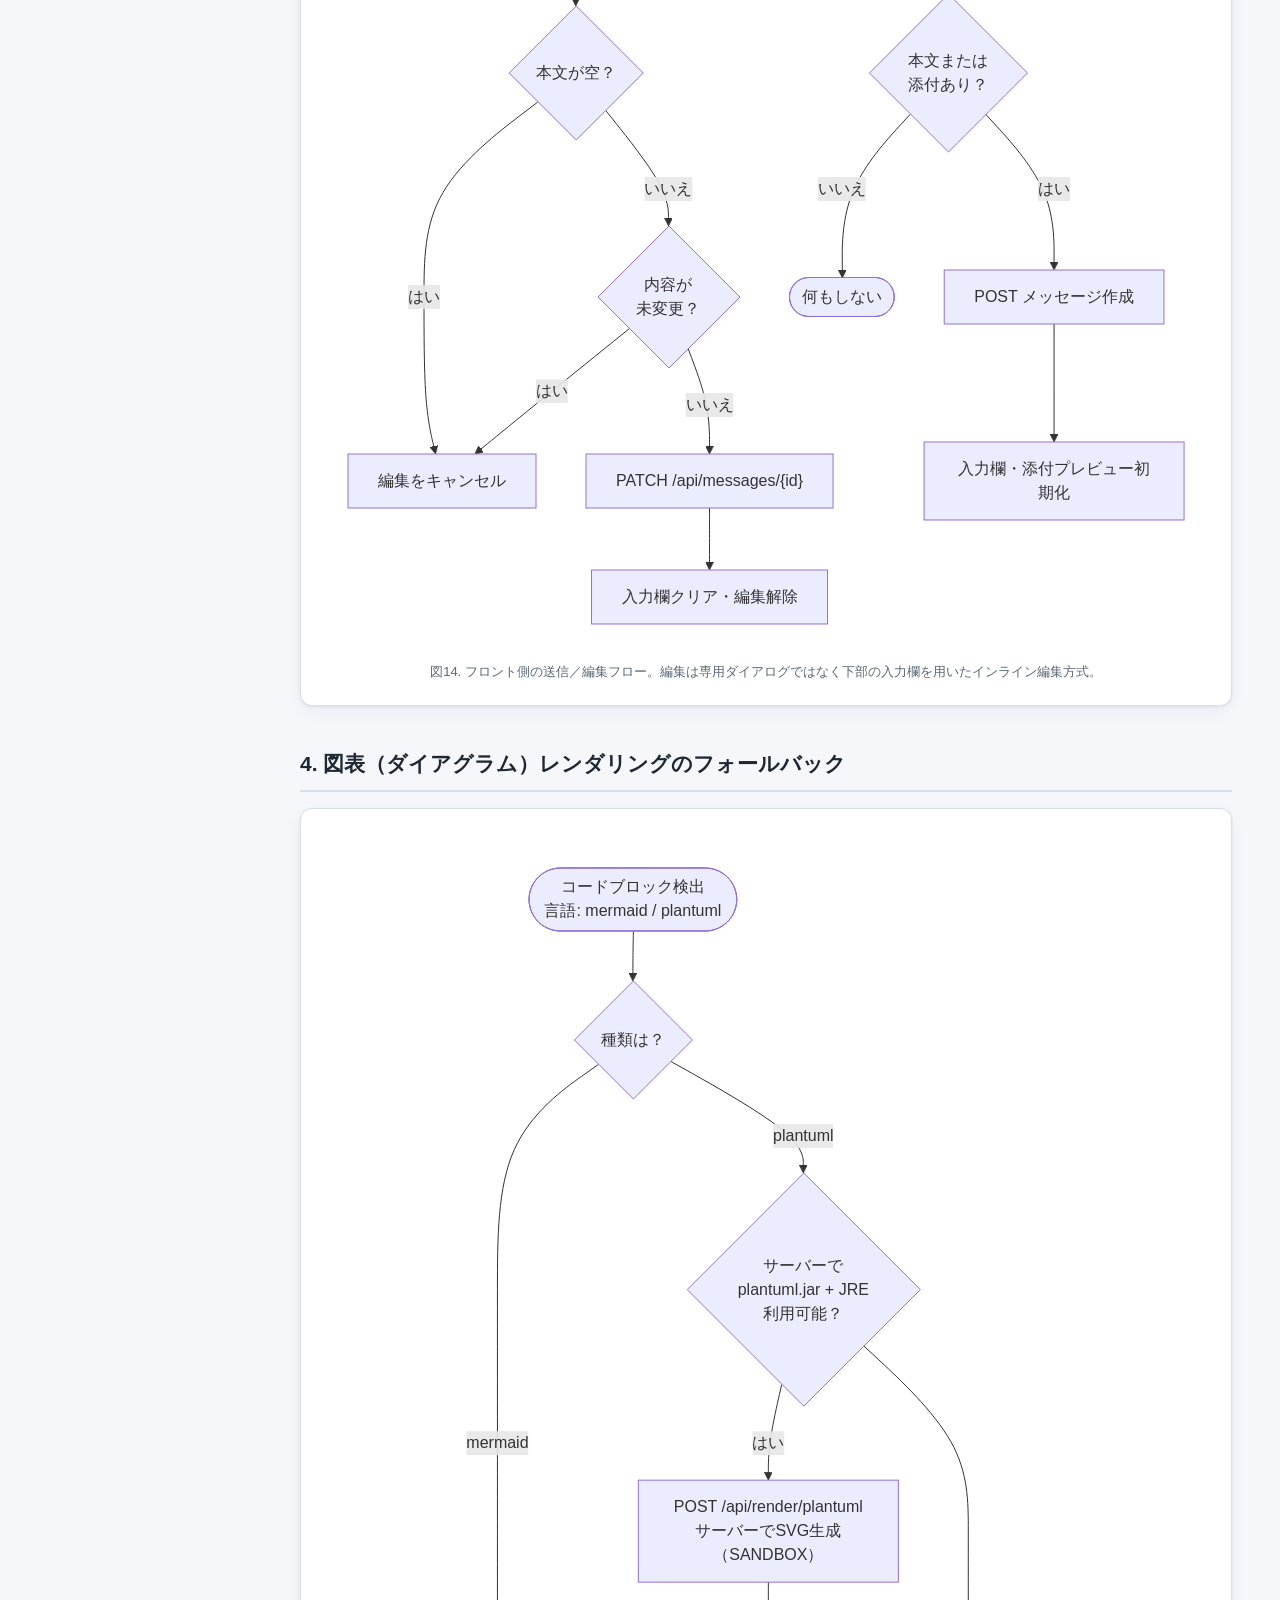
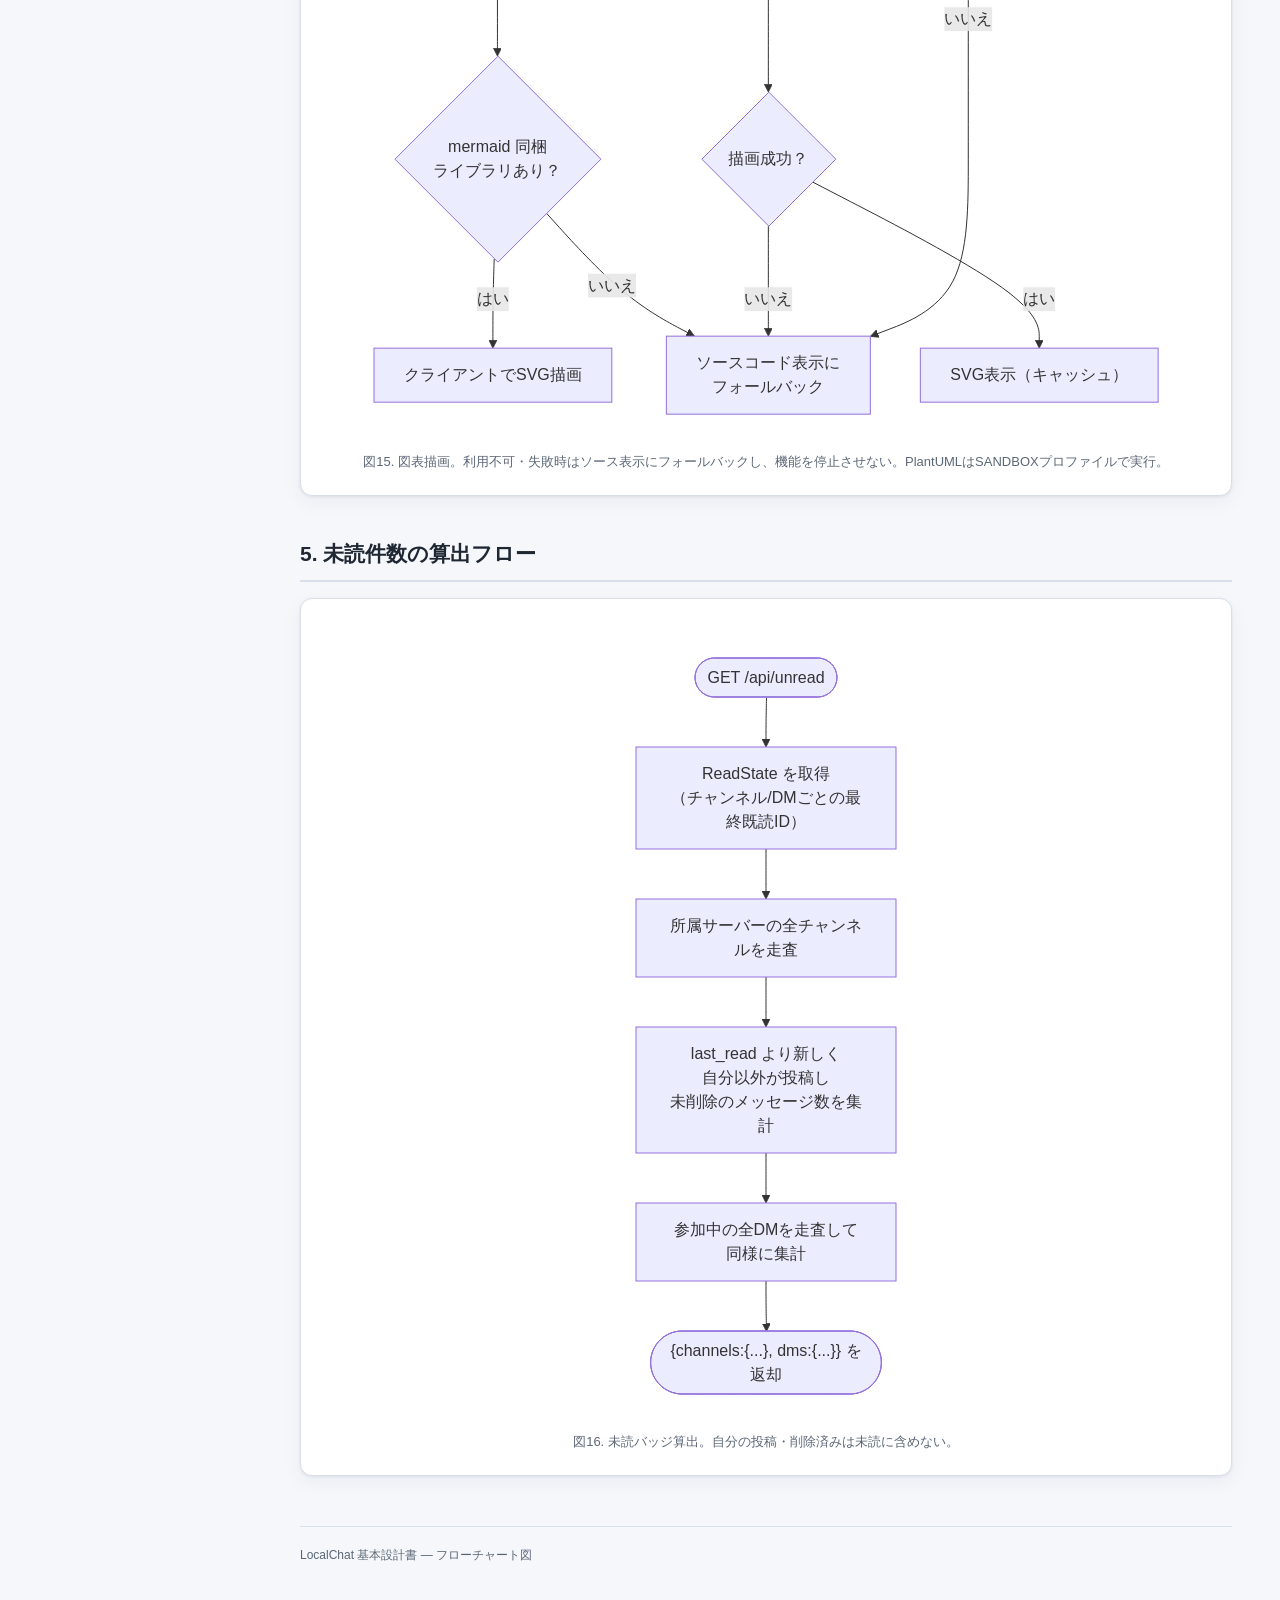
<file: docs/flowchart.html>
<!DOCTYPE html>
<html lang="ja">
<head>
  <meta charset="UTF-8" />
  <meta name="viewport" content="width=device-width, initial-scale=1.0" />
  <title>LocalChat 基本設計書 | フローチャート図</title>
  <link rel="stylesheet" href="assets/design.css" />
</head>
<body>
  <div class="layout">
    <aside class="sidebar">
      <div class="brand">Local<span>Chat</span></div>
      <div class="sub" data-ja="基本設計書 v0.1.0" data-en="Basic Design Document v0.1.0">基本設計書 v0.1.0</div>
      <nav>
        <a href="index.html" data-ja="概要・全体像" data-en="Overview">概要・全体像</a>
        <a href="architecture.html" data-ja="アーキテクチャ図" data-en="Architecture">アーキテクチャ図</a>
        <a href="class-diagram.html" data-ja="クラス図・ER図" data-en="Class &amp; ER Diagram">クラス図・ER図</a>
        <a href="sequence.html" data-ja="シーケンス図" data-en="Sequence Diagrams">シーケンス図</a>
        <a href="flowchart.html" class="active" data-ja="フローチャート図" data-en="Flowcharts">フローチャート図</a>
        <div class="nav-section" data-ja="ツール" data-en="Tools">ツール</div>
        <a href="diagram-lab.html" data-ja="図エラー検証ラボ" data-en="Diagram Lab">図エラー検証ラボ</a>
        <div class="nav-section" data-ja="関連資料" data-en="References">関連資料</div>
        <a href="要件定義書.html" data-ja="要件定義書" data-en="Requirements (JA)">要件定義書</a>
      </nav>
    </aside>

    <main class="content">
      <h1 data-ja="フローチャート図" data-en="Flowcharts">フローチャート図</h1>
      <p class="lead" data-ja="アクセス制御・認証・権限判定・図表描画などの分岐ロジックを示します。" data-en="Branching logic for access control, authentication, authorization, and diagram rendering.">アクセス制御・認証・権限判定・図表描画などの分岐ロジックを示します。</p>

      <h2 data-ja="1. リクエスト処理の全体フロー" data-en="1. Overall Request Flow">1. リクエスト処理の全体フロー</h2>
      <div class="diagram">
        <pre class="mermaid" data-lang="ja">
flowchart TD
  S(["リクエスト受信<br/>HTTP / WebSocket"]) --> G{"プライベートIPか？<br/>PrivateNetworkGuard"}
  G -- いいえ --> R403["403 / WS close(4403)<br/>社外アクセス拒否"]
  G -- はい --> T{"認証が必要な<br/>エンドポイントか？"}
  T -- いいえ --> H["ハンドラ実行"]
  T -- はい --> AUTH{"Bearerトークン<br/>有効？"}
  AUTH -- いいえ --> R401["401 認証エラー"]
  AUTH -- はい --> ACT{"ユーザーが<br/>有効(is_active)？"}
  ACT -- いいえ --> R401
  ACT -- はい --> H
  H --> RESP(["レスポンス返却"])
        </pre>
        <pre class="mermaid" data-lang="en">
flowchart TD
  S(["Request received<br/>HTTP / WebSocket"]) --> G{"Private IP?<br/>PrivateNetworkGuard"}
  G -- No --> R403["403 / WS close(4403)<br/>reject external access"]
  G -- Yes --> T{"Auth-required<br/>endpoint?"}
  T -- No --> H["run handler"]
  T -- Yes --> AUTH{"Bearer token<br/>valid?"}
  AUTH -- No --> R401["401 auth error"]
  AUTH -- Yes --> ACT{"User active<br/>(is_active)?"}
  ACT -- No --> R401
  ACT -- Yes --> H
  H --> RESP(["return response"])
        </pre>
        <div class="caption" data-ja="図12. 全リクエスト共通の処理フロー。ネットワーク制御 → 認証 → ユーザー有効性の順に検証する。" data-en="Fig. 12 Common flow for all requests: network control, then authentication, then user validity.">図12. 全リクエスト共通の処理フロー。ネットワーク制御 → 認証 → ユーザー有効性の順に検証する。</div>
      </div>

      <h2 data-ja="2. 権限判定フロー（require_role）" data-en="2. Authorization Flow (require_role)">2. 権限判定フロー（require_role）</h2>
      <div class="diagram">
        <pre class="mermaid" data-lang="ja">
flowchart TD
  S(["操作要求<br/>（例: チャンネル作成）"]) --> M{"サーバーの<br/>メンバーか？"}
  M -- いいえ --> E403a["403 メンバーではありません"]
  M -- はい --> R{"必要ロールを<br/>満たすか？"}
  R -- いいえ --> E403b["403 権限がありません"]
  R -- はい --> OK(["操作を許可"])
        </pre>
        <pre class="mermaid" data-lang="en">
flowchart TD
  S(["Operation request<br/>(e.g. create channel)"]) --> M{"Member of<br/>the server?"}
  M -- No --> E403a["403 not a member"]
  M -- Yes --> R{"Has required<br/>role?"}
  R -- No --> E403b["403 no permission"]
  R -- Yes --> OK(["allow operation"])
        </pre>
        <div class="caption" data-ja="図13. 権限判定。所属確認 → ロール確認の二段階。例えば招待発行は admin / moderator、ロール変更・キックは admin のみ。" data-en="Fig. 13 Authorization. Two steps: membership, then role. E.g. issuing invites needs admin/moderator; role change and kick need admin only.">図13. 権限判定。所属確認 → ロール確認の二段階。例えば招待発行は admin / moderator、ロール変更・キックは admin のみ。</div>
      </div>

      <h2 data-ja="3. メッセージ送信・編集フロー（フロントエンド）" data-en="3. Message Send/Edit Flow (Frontend)">3. メッセージ送信・編集フロー（フロントエンド）</h2>
      <div class="diagram">
        <pre class="mermaid" data-lang="ja">
flowchart TD
  S(["送信ボタン / Enter"]) --> ED{"編集モード中か？<br/>state.editingId"}
  ED -- はい --> EMPTY{"本文が空？"}
  EMPTY -- はい --> CANCEL["編集をキャンセル"]
  EMPTY -- いいえ --> SAME{"内容が<br/>未変更？"}
  SAME -- はい --> CANCEL
  SAME -- いいえ --> PATCH["PATCH /api/messages/{id}"]
  PATCH --> CLR["入力欄クリア・編集解除"]

  ED -- いいえ --> VAL{"本文または<br/>添付あり？"}
  VAL -- いいえ --> NOOP(["何もしない"])
  VAL -- はい --> POST["POST メッセージ作成"]
  POST --> RESET["入力欄・添付プレビュー初期化"]
        </pre>
        <pre class="mermaid" data-lang="en">
flowchart TD
  S(["Send button / Enter"]) --> ED{"Edit mode?<br/>state.editingId"}
  ED -- Yes --> EMPTY{"Body empty?"}
  EMPTY -- Yes --> CANCEL["cancel edit"]
  EMPTY -- No --> SAME{"Content<br/>unchanged?"}
  SAME -- Yes --> CANCEL
  SAME -- No --> PATCH["PATCH /api/messages/{id}"]
  PATCH --> CLR["clear input, exit edit"]

  ED -- No --> VAL{"Body or<br/>attachment?"}
  VAL -- No --> NOOP(["do nothing"])
  VAL -- Yes --> POST["POST create message"]
  POST --> RESET["reset input &amp; attachment preview"]
        </pre>
        <div class="caption" data-ja="図14. フロント側の送信／編集フロー。編集は専用ダイアログではなく下部の入力欄を用いたインライン編集方式。" data-en="Fig. 14 Frontend send/edit flow. Editing is inline via the bottom input, not a separate dialog.">図14. フロント側の送信／編集フロー。編集は専用ダイアログではなく下部の入力欄を用いたインライン編集方式。</div>
      </div>

      <h2 data-ja="4. 図表（ダイアグラム）レンダリングのフォールバック" data-en="4. Diagram Rendering Fallback">4. 図表（ダイアグラム）レンダリングのフォールバック</h2>
      <div class="diagram">
        <pre class="mermaid" data-lang="ja">
flowchart TD
  S(["コードブロック検出<br/>言語: mermaid / plantuml"]) --> TYPE{"種類は？"}
  TYPE -- mermaid --> ML{"mermaid 同梱<br/>ライブラリあり？"}
  ML -- はい --> MR["クライアントでSVG描画"]
  ML -- いいえ --> SRC["ソースコード表示に<br/>フォールバック"]

  TYPE -- plantuml --> PA{"サーバーで<br/>plantuml.jar + JRE<br/>利用可能？"}
  PA -- はい --> PR["POST /api/render/plantuml<br/>サーバーでSVG生成（SANDBOX）"]
  PR --> PCHECK{"描画成功？"}
  PCHECK -- はい --> POUT["SVG表示（キャッシュ）"]
  PCHECK -- いいえ --> SRC
  PA -- いいえ --> SRC
        </pre>
        <pre class="mermaid" data-lang="en">
flowchart TD
  S(["Code block detected<br/>lang: mermaid / plantuml"]) --> TYPE{"Which type?"}
  TYPE -- mermaid --> ML{"Bundled mermaid<br/>library present?"}
  ML -- Yes --> MR["render SVG on client"]
  ML -- No --> SRC["fallback to<br/>source display"]

  TYPE -- plantuml --> PA{"plantuml.jar + JRE<br/>available on server?"}
  PA -- Yes --> PR["POST /api/render/plantuml<br/>server SVG (SANDBOX)"]
  PR --> PCHECK{"render ok?"}
  PCHECK -- Yes --> POUT["show SVG (cached)"]
  PCHECK -- No --> SRC
  PA -- No --> SRC
        </pre>
        <div class="caption" data-ja="図15. 図表描画。利用不可・失敗時はソース表示にフォールバックし、機能を停止させない。PlantUMLはSANDBOXプロファイルで実行。" data-en="Fig. 15 Diagram rendering. On unavailability/failure it falls back to source display instead of failing. PlantUML runs under the SANDBOX profile.">図15. 図表描画。利用不可・失敗時はソース表示にフォールバックし、機能を停止させない。PlantUMLはSANDBOXプロファイルで実行。</div>
      </div>

      <h2 data-ja="5. 未読件数の算出フロー" data-en="5. Unread Count Flow">5. 未読件数の算出フロー</h2>
      <div class="diagram">
        <pre class="mermaid" data-lang="ja">
flowchart TD
  S(["GET /api/unread"]) --> RS["ReadState を取得<br/>（チャンネル/DMごとの最終既読ID）"]
  RS --> CH["所属サーバーの全チャンネルを走査"]
  CH --> CNT["last_read より新しく<br/>自分以外が投稿し<br/>未削除のメッセージ数を集計"]
  CNT --> DM["参加中の全DMを走査して同様に集計"]
  DM --> OUT(["{channels:{...}, dms:{...}} を返却"])
        </pre>
        <pre class="mermaid" data-lang="en">
flowchart TD
  S(["GET /api/unread"]) --> RS["load ReadState<br/>(last read id per channel/DM)"]
  RS --> CH["scan all channels of joined servers"]
  CH --> CNT["count messages newer than last_read,<br/>authored by others,<br/>and not deleted"]
  CNT --> DM["scan all joined DMs and count likewise"]
  DM --> OUT(["return {channels:{...}, dms:{...}}"])
        </pre>
        <div class="caption" data-ja="図16. 未読バッジ算出。自分の投稿・削除済みは未読に含めない。" data-en="Fig. 16 Unread badge calculation. Own posts and deleted messages are excluded.">図16. 未読バッジ算出。自分の投稿・削除済みは未読に含めない。</div>
      </div>

      <footer data-ja="LocalChat 基本設計書 — フローチャート図" data-en="LocalChat Basic Design Document — Flowcharts">LocalChat 基本設計書 — フローチャート図</footer>
    </main>
  </div>

  <script src="assets/mermaid.min.js"></script>
  <script src="assets/i18n.js"></script>
</body>
</html>
</file>
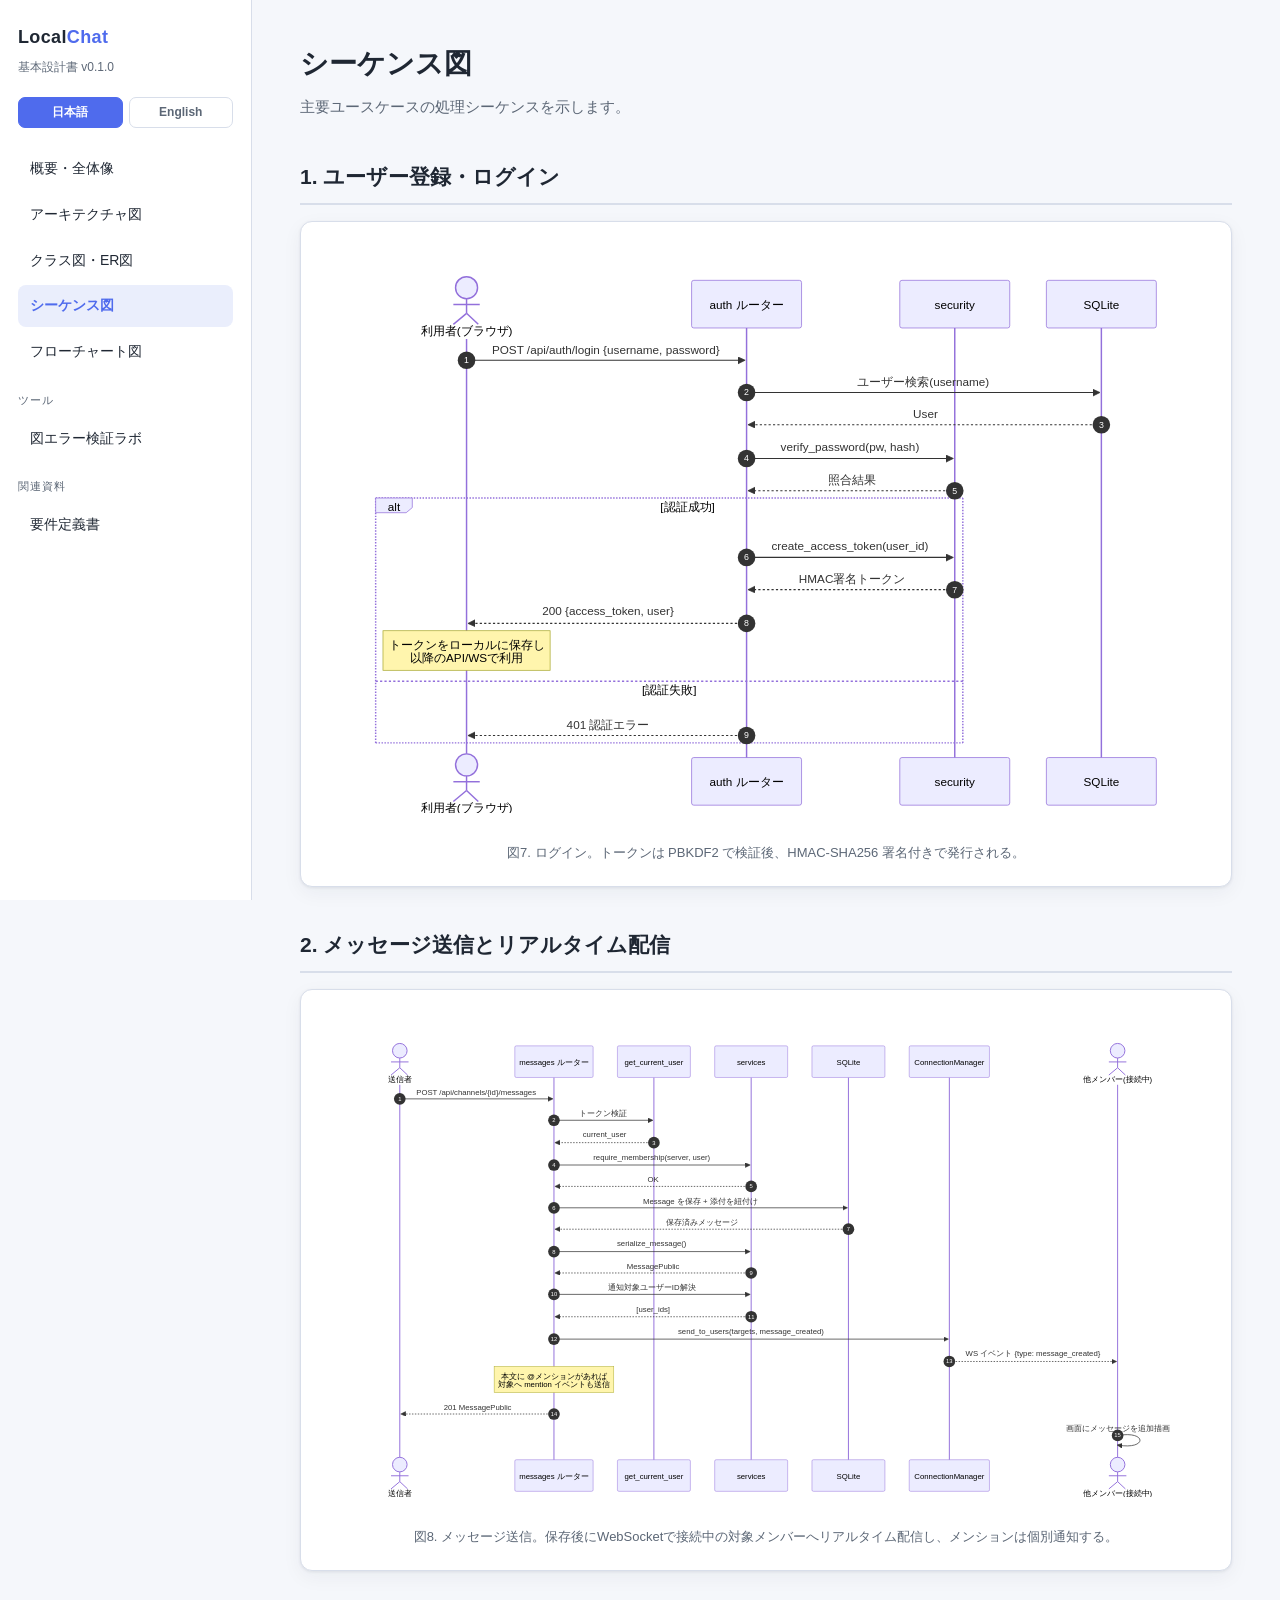
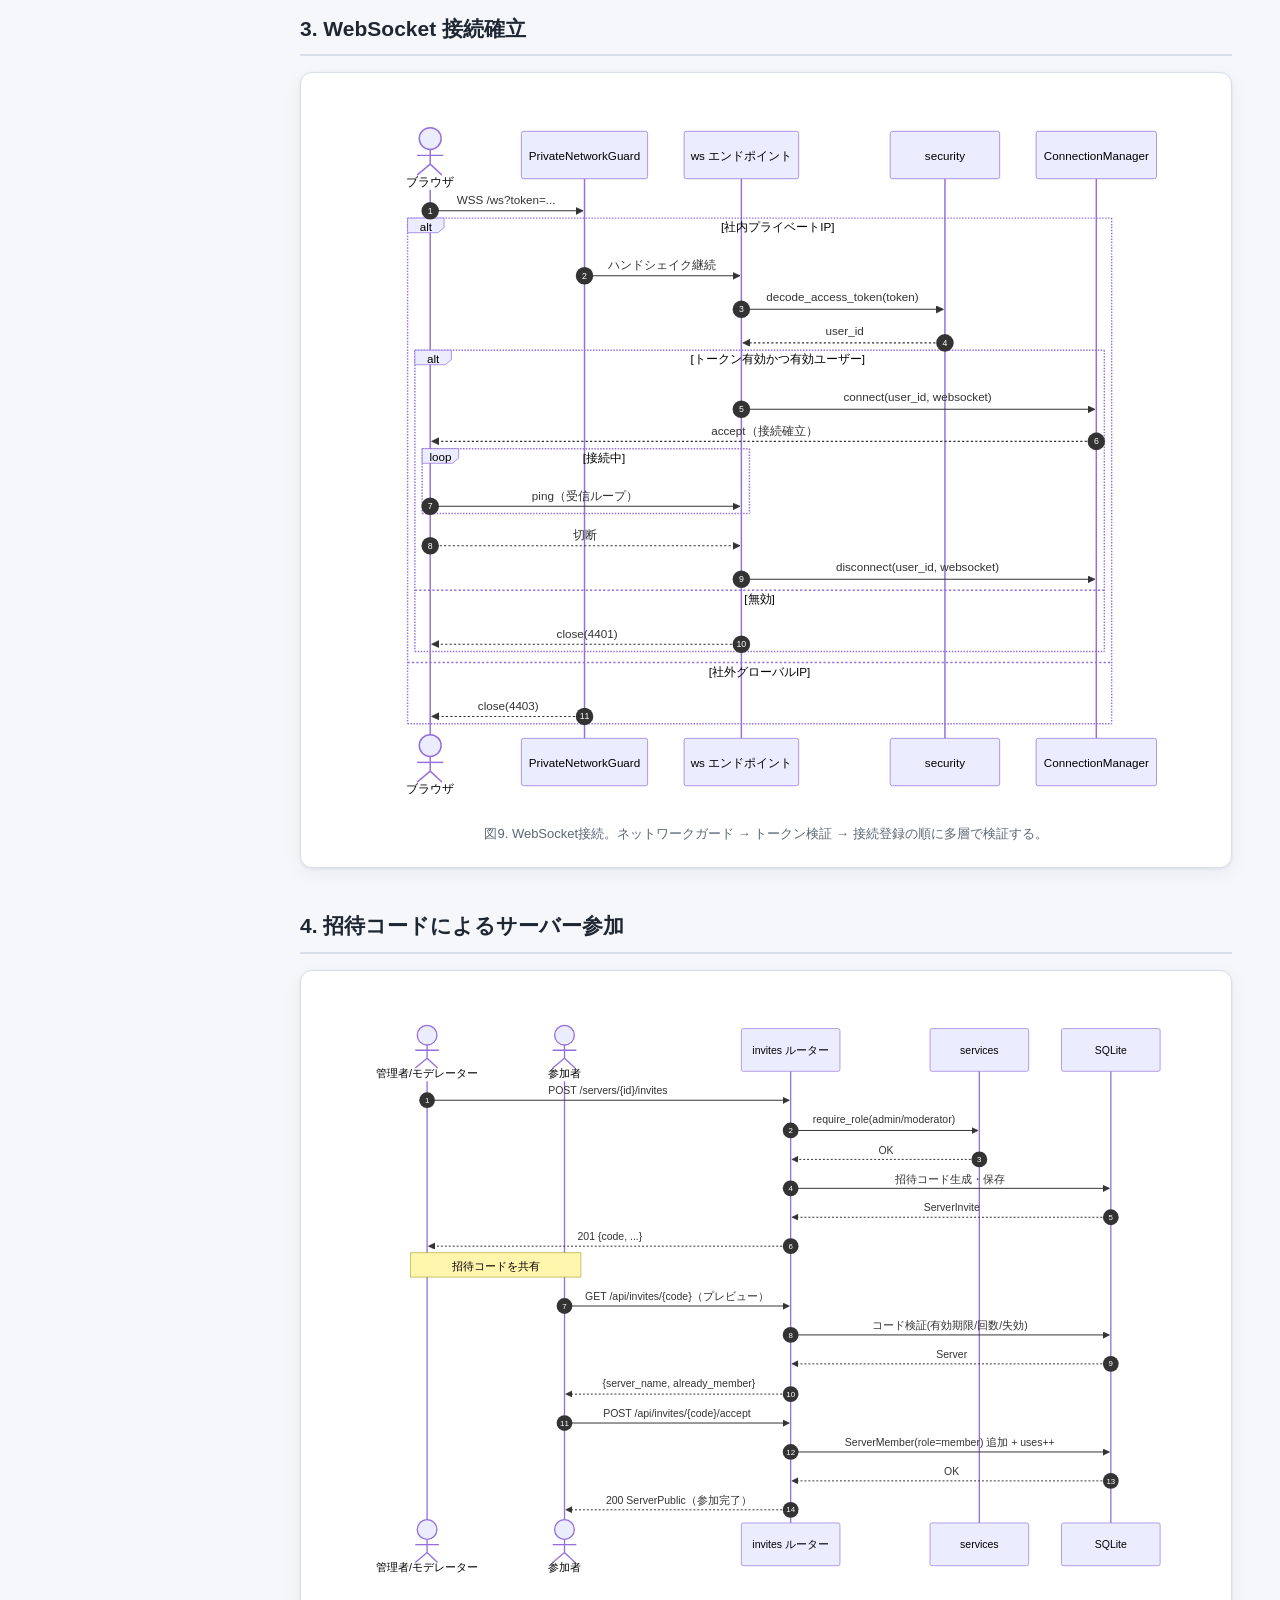
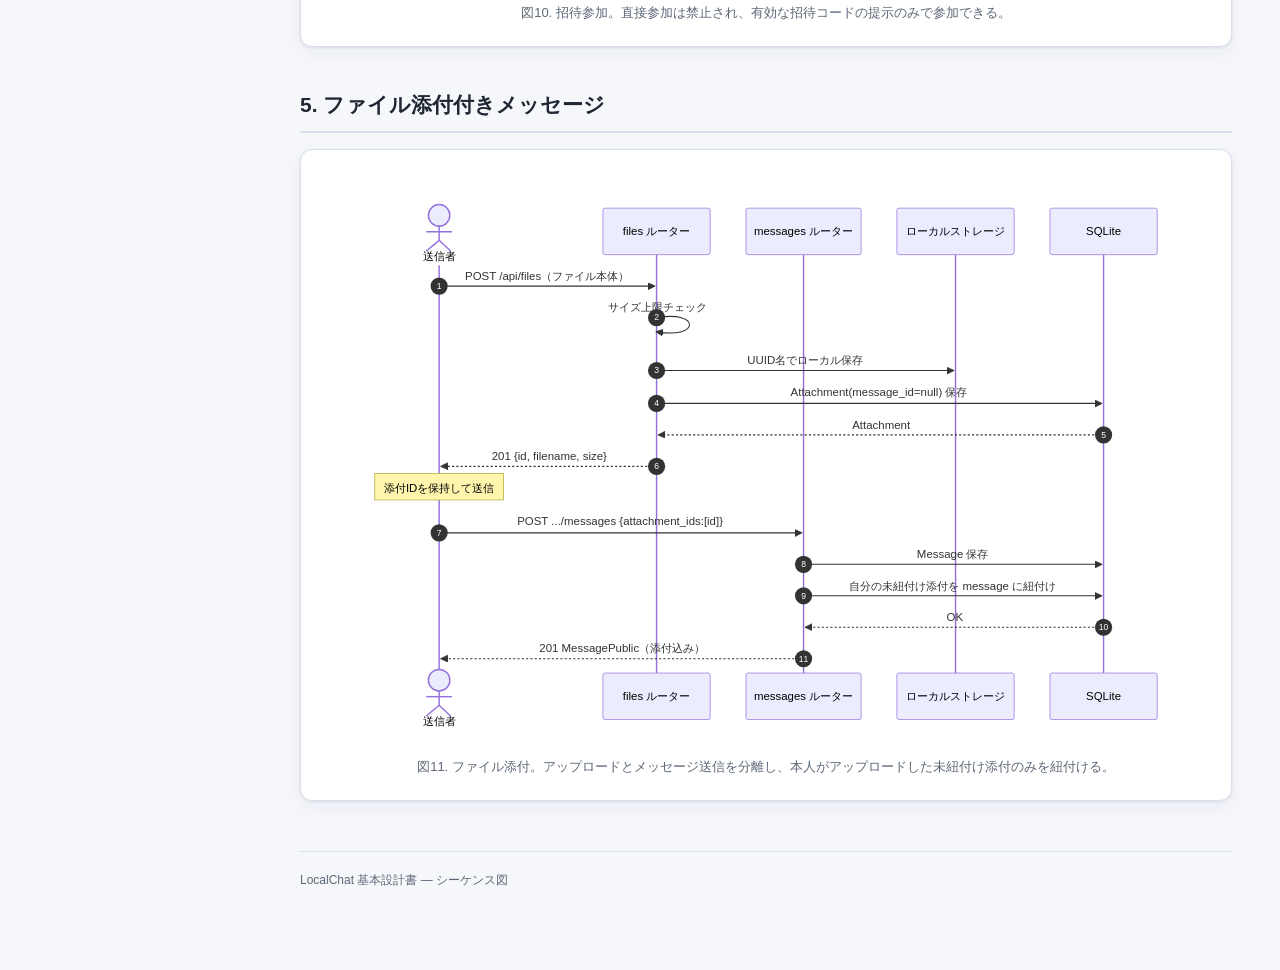
<file: docs/sequence.html>
<!DOCTYPE html>
<html lang="ja">
<head>
  <meta charset="UTF-8" />
  <meta name="viewport" content="width=device-width, initial-scale=1.0" />
  <title>LocalChat 基本設計書 | シーケンス図</title>
  <link rel="stylesheet" href="assets/design.css" />
</head>
<body>
  <div class="layout">
    <aside class="sidebar">
      <div class="brand">Local<span>Chat</span></div>
      <div class="sub" data-ja="基本設計書 v0.1.0" data-en="Basic Design Document v0.1.0">基本設計書 v0.1.0</div>
      <nav>
        <a href="index.html" data-ja="概要・全体像" data-en="Overview">概要・全体像</a>
        <a href="architecture.html" data-ja="アーキテクチャ図" data-en="Architecture">アーキテクチャ図</a>
        <a href="class-diagram.html" data-ja="クラス図・ER図" data-en="Class &amp; ER Diagram">クラス図・ER図</a>
        <a href="sequence.html" class="active" data-ja="シーケンス図" data-en="Sequence Diagrams">シーケンス図</a>
        <a href="flowchart.html" data-ja="フローチャート図" data-en="Flowcharts">フローチャート図</a>
        <div class="nav-section" data-ja="ツール" data-en="Tools">ツール</div>
        <a href="diagram-lab.html" data-ja="図エラー検証ラボ" data-en="Diagram Lab">図エラー検証ラボ</a>
        <div class="nav-section" data-ja="関連資料" data-en="References">関連資料</div>
        <a href="要件定義書.html" data-ja="要件定義書" data-en="Requirements (JA)">要件定義書</a>
      </nav>
    </aside>

    <main class="content">
      <h1 data-ja="シーケンス図" data-en="Sequence Diagrams">シーケンス図</h1>
      <p class="lead" data-ja="主要ユースケースの処理シーケンスを示します。" data-en="Processing sequences for the main use cases.">主要ユースケースの処理シーケンスを示します。</p>

      <h2 data-ja="1. ユーザー登録・ログイン" data-en="1. Registration / Login">1. ユーザー登録・ログイン</h2>
      <div class="diagram">
        <pre class="mermaid" data-lang="ja">
sequenceDiagram
  autonumber
  actor U as 利用者(ブラウザ)
  participant API as auth ルーター
  participant SEC as security
  participant DB as SQLite

  U->>API: POST /api/auth/login {username, password}
  API->>DB: ユーザー検索(username)
  DB-->>API: User
  API->>SEC: verify_password(pw, hash)
  SEC-->>API: 照合結果
  alt 認証成功
    API->>SEC: create_access_token(user_id)
    SEC-->>API: HMAC署名トークン
    API-->>U: 200 {access_token, user}
    Note over U: トークンをローカルに保存し<br/>以降のAPI/WSで利用
  else 認証失敗
    API-->>U: 401 認証エラー
  end
        </pre>
        <pre class="mermaid" data-lang="en">
sequenceDiagram
  autonumber
  actor U as User (browser)
  participant API as auth router
  participant SEC as security
  participant DB as SQLite

  U->>API: POST /api/auth/login {username, password}
  API->>DB: find user(username)
  DB-->>API: User
  API->>SEC: verify_password(pw, hash)
  SEC-->>API: result
  alt success
    API->>SEC: create_access_token(user_id)
    SEC-->>API: HMAC-signed token
    API-->>U: 200 {access_token, user}
    Note over U: Store token locally<br/>use for later API/WS calls
  else failure
    API-->>U: 401 auth error
  end
        </pre>
        <div class="caption" data-ja="図7. ログイン。トークンは PBKDF2 で検証後、HMAC-SHA256 署名付きで発行される。" data-en="Fig. 7 Login. After PBKDF2 verification, an HMAC-SHA256 signed token is issued.">図7. ログイン。トークンは PBKDF2 で検証後、HMAC-SHA256 署名付きで発行される。</div>
      </div>

      <h2 data-ja="2. メッセージ送信とリアルタイム配信" data-en="2. Message Send &amp; Realtime Delivery">2. メッセージ送信とリアルタイム配信</h2>
      <div class="diagram">
        <pre class="mermaid" data-lang="ja">
sequenceDiagram
  autonumber
  actor U as 送信者
  participant API as messages ルーター
  participant DEP as get_current_user
  participant SVC as services
  participant DB as SQLite
  participant WSM as ConnectionManager
  actor O as 他メンバー(接続中)

  U->>API: POST /api/channels/{id}/messages
  API->>DEP: トークン検証
  DEP-->>API: current_user
  API->>SVC: require_membership(server, user)
  SVC-->>API: OK
  API->>DB: Message を保存 + 添付を紐付け
  DB-->>API: 保存済みメッセージ
  API->>SVC: serialize_message()
  SVC-->>API: MessagePublic
  API->>SVC: 通知対象ユーザーID解決
  SVC-->>API: [user_ids]
  API->>WSM: send_to_users(targets, message_created)
  WSM-->>O: WS イベント {type: message_created}
  Note over API: 本文に @メンションがあれば<br/>対象へ mention イベントも送信
  API-->>U: 201 MessagePublic
  O->>O: 画面にメッセージを追加描画
        </pre>
        <pre class="mermaid" data-lang="en">
sequenceDiagram
  autonumber
  actor U as Sender
  participant API as messages router
  participant DEP as get_current_user
  participant SVC as services
  participant DB as SQLite
  participant WSM as ConnectionManager
  actor O as Other members (online)

  U->>API: POST /api/channels/{id}/messages
  API->>DEP: verify token
  DEP-->>API: current_user
  API->>SVC: require_membership(server, user)
  SVC-->>API: OK
  API->>DB: save Message + link attachments
  DB-->>API: saved message
  API->>SVC: serialize_message()
  SVC-->>API: MessagePublic
  API->>SVC: resolve target user IDs
  SVC-->>API: [user_ids]
  API->>WSM: send_to_users(targets, message_created)
  WSM-->>O: WS event {type: message_created}
  Note over API: If body has @mentions,<br/>also send mention event
  API-->>U: 201 MessagePublic
  O->>O: append message to view
        </pre>
        <div class="caption" data-ja="図8. メッセージ送信。保存後にWebSocketで接続中の対象メンバーへリアルタイム配信し、メンションは個別通知する。" data-en="Fig. 8 Message send. After saving, it is delivered in realtime to online targets over WebSocket; mentions are notified individually.">図8. メッセージ送信。保存後にWebSocketで接続中の対象メンバーへリアルタイム配信し、メンションは個別通知する。</div>
      </div>

      <h2 data-ja="3. WebSocket 接続確立" data-en="3. WebSocket Connection">3. WebSocket 接続確立</h2>
      <div class="diagram">
        <pre class="mermaid" data-lang="ja">
sequenceDiagram
  autonumber
  actor U as ブラウザ
  participant GUARD as PrivateNetworkGuard
  participant WS as ws エンドポイント
  participant SEC as security
  participant WSM as ConnectionManager

  U->>GUARD: WSS /ws?token=...
  alt 社内プライベートIP
    GUARD->>WS: ハンドシェイク継続
    WS->>SEC: decode_access_token(token)
    SEC-->>WS: user_id
    alt トークン有効かつ有効ユーザー
      WS->>WSM: connect(user_id, websocket)
      WSM-->>U: accept（接続確立）
      loop 接続中
        U->>WS: ping（受信ループ）
      end
      U-->>WS: 切断
      WS->>WSM: disconnect(user_id, websocket)
    else 無効
      WS-->>U: close(4401)
    end
  else 社外グローバルIP
    GUARD-->>U: close(4403)
  end
        </pre>
        <pre class="mermaid" data-lang="en">
sequenceDiagram
  autonumber
  actor U as Browser
  participant GUARD as PrivateNetworkGuard
  participant WS as ws endpoint
  participant SEC as security
  participant WSM as ConnectionManager

  U->>GUARD: WSS /ws?token=...
  alt private (LAN) IP
    GUARD->>WS: continue handshake
    WS->>SEC: decode_access_token(token)
    SEC-->>WS: user_id
    alt valid token and active user
      WS->>WSM: connect(user_id, websocket)
      WSM-->>U: accept (connected)
      loop while connected
        U->>WS: ping (receive loop)
      end
      U-->>WS: disconnect
      WS->>WSM: disconnect(user_id, websocket)
    else invalid
      WS-->>U: close(4401)
    end
  else global IP
    GUARD-->>U: close(4403)
  end
        </pre>
        <div class="caption" data-ja="図9. WebSocket接続。ネットワークガード → トークン検証 → 接続登録の順に多層で検証する。" data-en="Fig. 9 WebSocket connection. Validated in layers: network guard, then token, then connection registration.">図9. WebSocket接続。ネットワークガード → トークン検証 → 接続登録の順に多層で検証する。</div>
      </div>

      <h2 data-ja="4. 招待コードによるサーバー参加" data-en="4. Joining a Server via Invite Code">4. 招待コードによるサーバー参加</h2>
      <div class="diagram">
        <pre class="mermaid" data-lang="ja">
sequenceDiagram
  autonumber
  actor A as 管理者/モデレーター
  actor B as 参加者
  participant INV as invites ルーター
  participant SVC as services
  participant DB as SQLite

  A->>INV: POST /servers/{id}/invites
  INV->>SVC: require_role(admin/moderator)
  SVC-->>INV: OK
  INV->>DB: 招待コード生成・保存
  DB-->>INV: ServerInvite
  INV-->>A: 201 {code, ...}
  Note over A,B: 招待コードを共有

  B->>INV: GET /api/invites/{code}（プレビュー）
  INV->>DB: コード検証(有効期限/回数/失効)
  DB-->>INV: Server
  INV-->>B: {server_name, already_member}
  B->>INV: POST /api/invites/{code}/accept
  INV->>DB: ServerMember(role=member) 追加 + uses++
  DB-->>INV: OK
  INV-->>B: 200 ServerPublic（参加完了）
        </pre>
        <pre class="mermaid" data-lang="en">
sequenceDiagram
  autonumber
  actor A as Admin/Moderator
  actor B as Joiner
  participant INV as invites router
  participant SVC as services
  participant DB as SQLite

  A->>INV: POST /servers/{id}/invites
  INV->>SVC: require_role(admin/moderator)
  SVC-->>INV: OK
  INV->>DB: generate + save invite code
  DB-->>INV: ServerInvite
  INV-->>A: 201 {code, ...}
  Note over A,B: Share the invite code

  B->>INV: GET /api/invites/{code} (preview)
  INV->>DB: validate code (expiry/uses/revoked)
  DB-->>INV: Server
  INV-->>B: {server_name, already_member}
  B->>INV: POST /api/invites/{code}/accept
  INV->>DB: add ServerMember(role=member) + uses++
  DB-->>INV: OK
  INV-->>B: 200 ServerPublic (joined)
        </pre>
        <div class="caption" data-ja="図10. 招待参加。直接参加は禁止され、有効な招待コードの提示のみで参加できる。" data-en="Fig. 10 Joining via invite. Direct joining is disallowed; only a valid invite code grants access.">図10. 招待参加。直接参加は禁止され、有効な招待コードの提示のみで参加できる。</div>
      </div>

      <h2 data-ja="5. ファイル添付付きメッセージ" data-en="5. Message with File Attachment">5. ファイル添付付きメッセージ</h2>
      <div class="diagram">
        <pre class="mermaid" data-lang="ja">
sequenceDiagram
  autonumber
  actor U as 送信者
  participant F as files ルーター
  participant M as messages ルーター
  participant FS as ローカルストレージ
  participant DB as SQLite

  U->>F: POST /api/files（ファイル本体）
  F->>F: サイズ上限チェック
  F->>FS: UUID名でローカル保存
  F->>DB: Attachment(message_id=null) 保存
  DB-->>F: Attachment
  F-->>U: 201 {id, filename, size}
  Note over U: 添付IDを保持して送信

  U->>M: POST .../messages {attachment_ids:[id]}
  M->>DB: Message 保存
  M->>DB: 自分の未紐付け添付を message に紐付け
  DB-->>M: OK
  M-->>U: 201 MessagePublic（添付込み）
        </pre>
        <pre class="mermaid" data-lang="en">
sequenceDiagram
  autonumber
  actor U as Sender
  participant F as files router
  participant M as messages router
  participant FS as Local storage
  participant DB as SQLite

  U->>F: POST /api/files (file body)
  F->>F: check size limit
  F->>FS: save locally with UUID name
  F->>DB: save Attachment(message_id=null)
  DB-->>F: Attachment
  F-->>U: 201 {id, filename, size}
  Note over U: Keep attachment id, then send

  U->>M: POST .../messages {attachment_ids:[id]}
  M->>DB: save Message
  M->>DB: link own unlinked attachments to message
  DB-->>M: OK
  M-->>U: 201 MessagePublic (with attachment)
        </pre>
        <div class="caption" data-ja="図11. ファイル添付。アップロードとメッセージ送信を分離し、本人がアップロードした未紐付け添付のみを紐付ける。" data-en="Fig. 11 File attachment. Upload and message send are separated; only the user's own unlinked attachments are linked.">図11. ファイル添付。アップロードとメッセージ送信を分離し、本人がアップロードした未紐付け添付のみを紐付ける。</div>
      </div>

      <footer data-ja="LocalChat 基本設計書 — シーケンス図" data-en="LocalChat Basic Design Document — Sequence Diagrams">LocalChat 基本設計書 — シーケンス図</footer>
    </main>
  </div>

  <script src="assets/mermaid.min.js"></script>
  <script src="assets/i18n.js"></script>
</body>
</html>
</file>
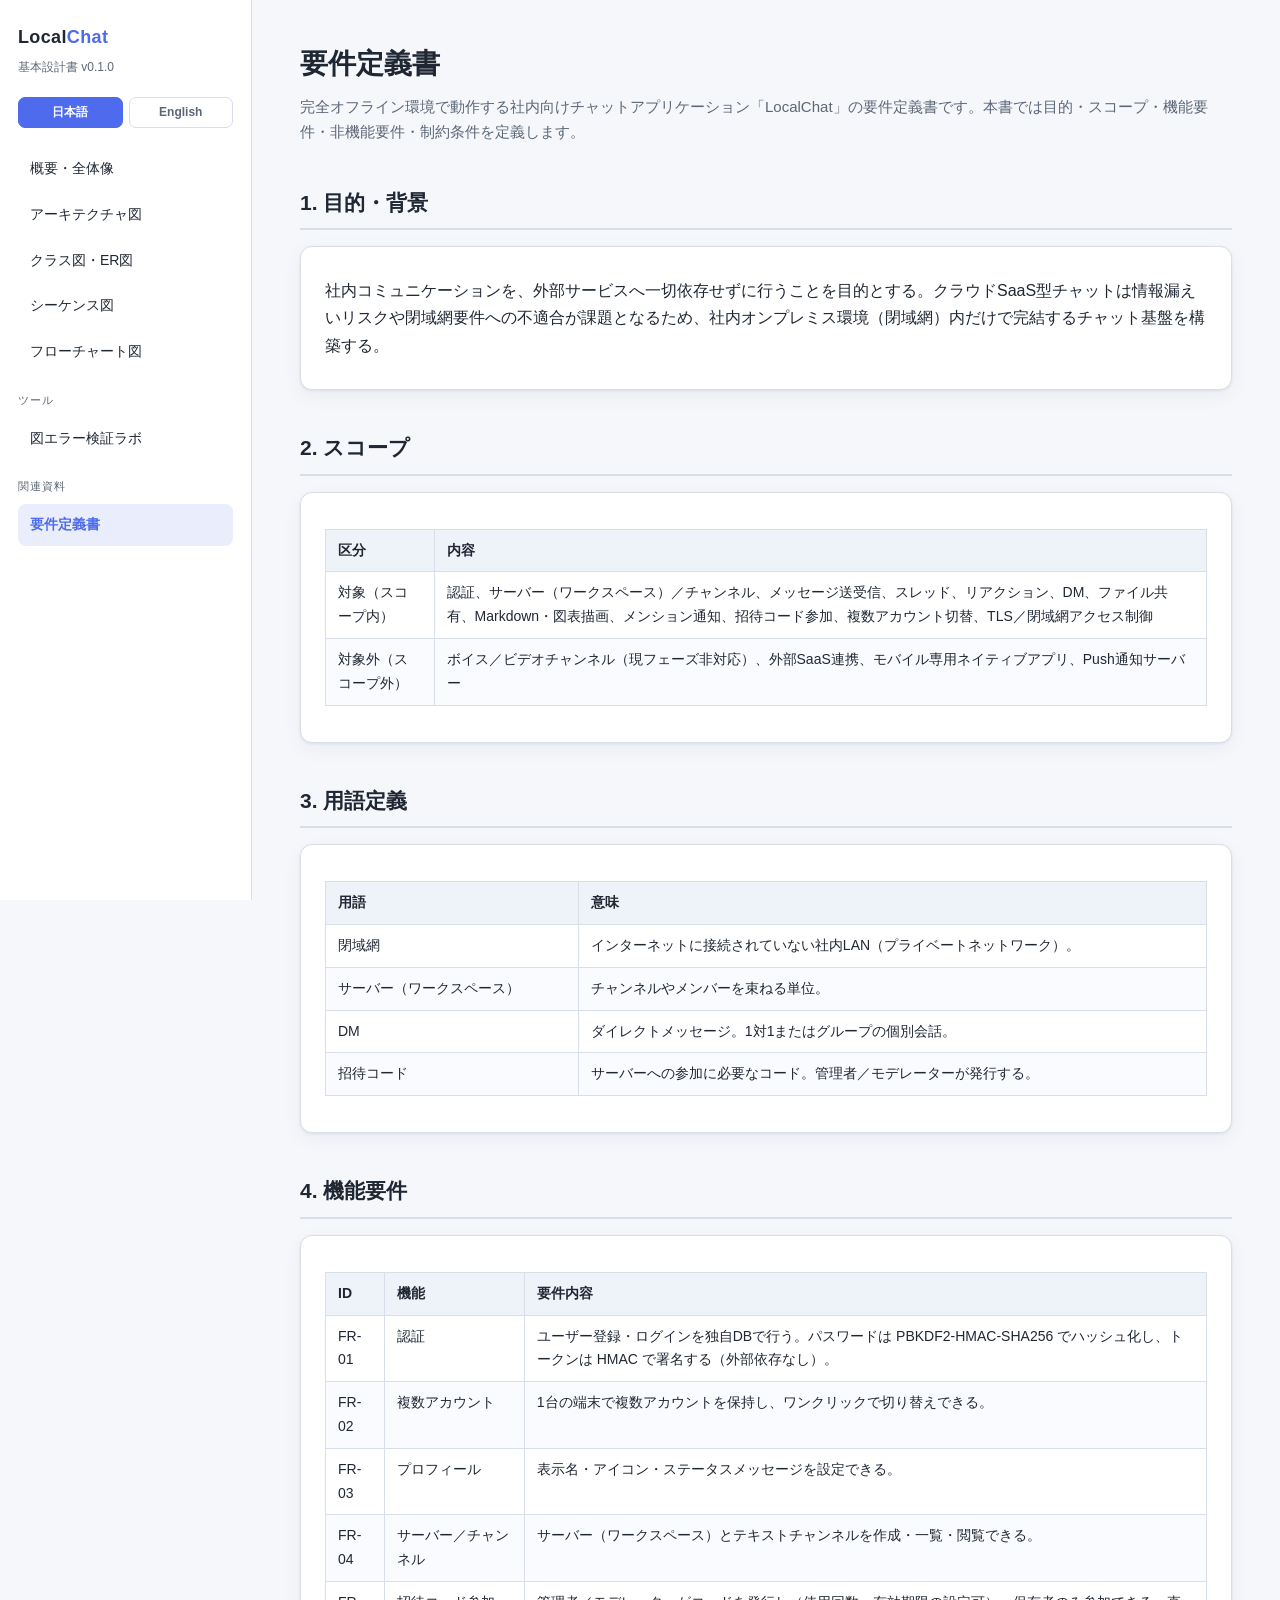
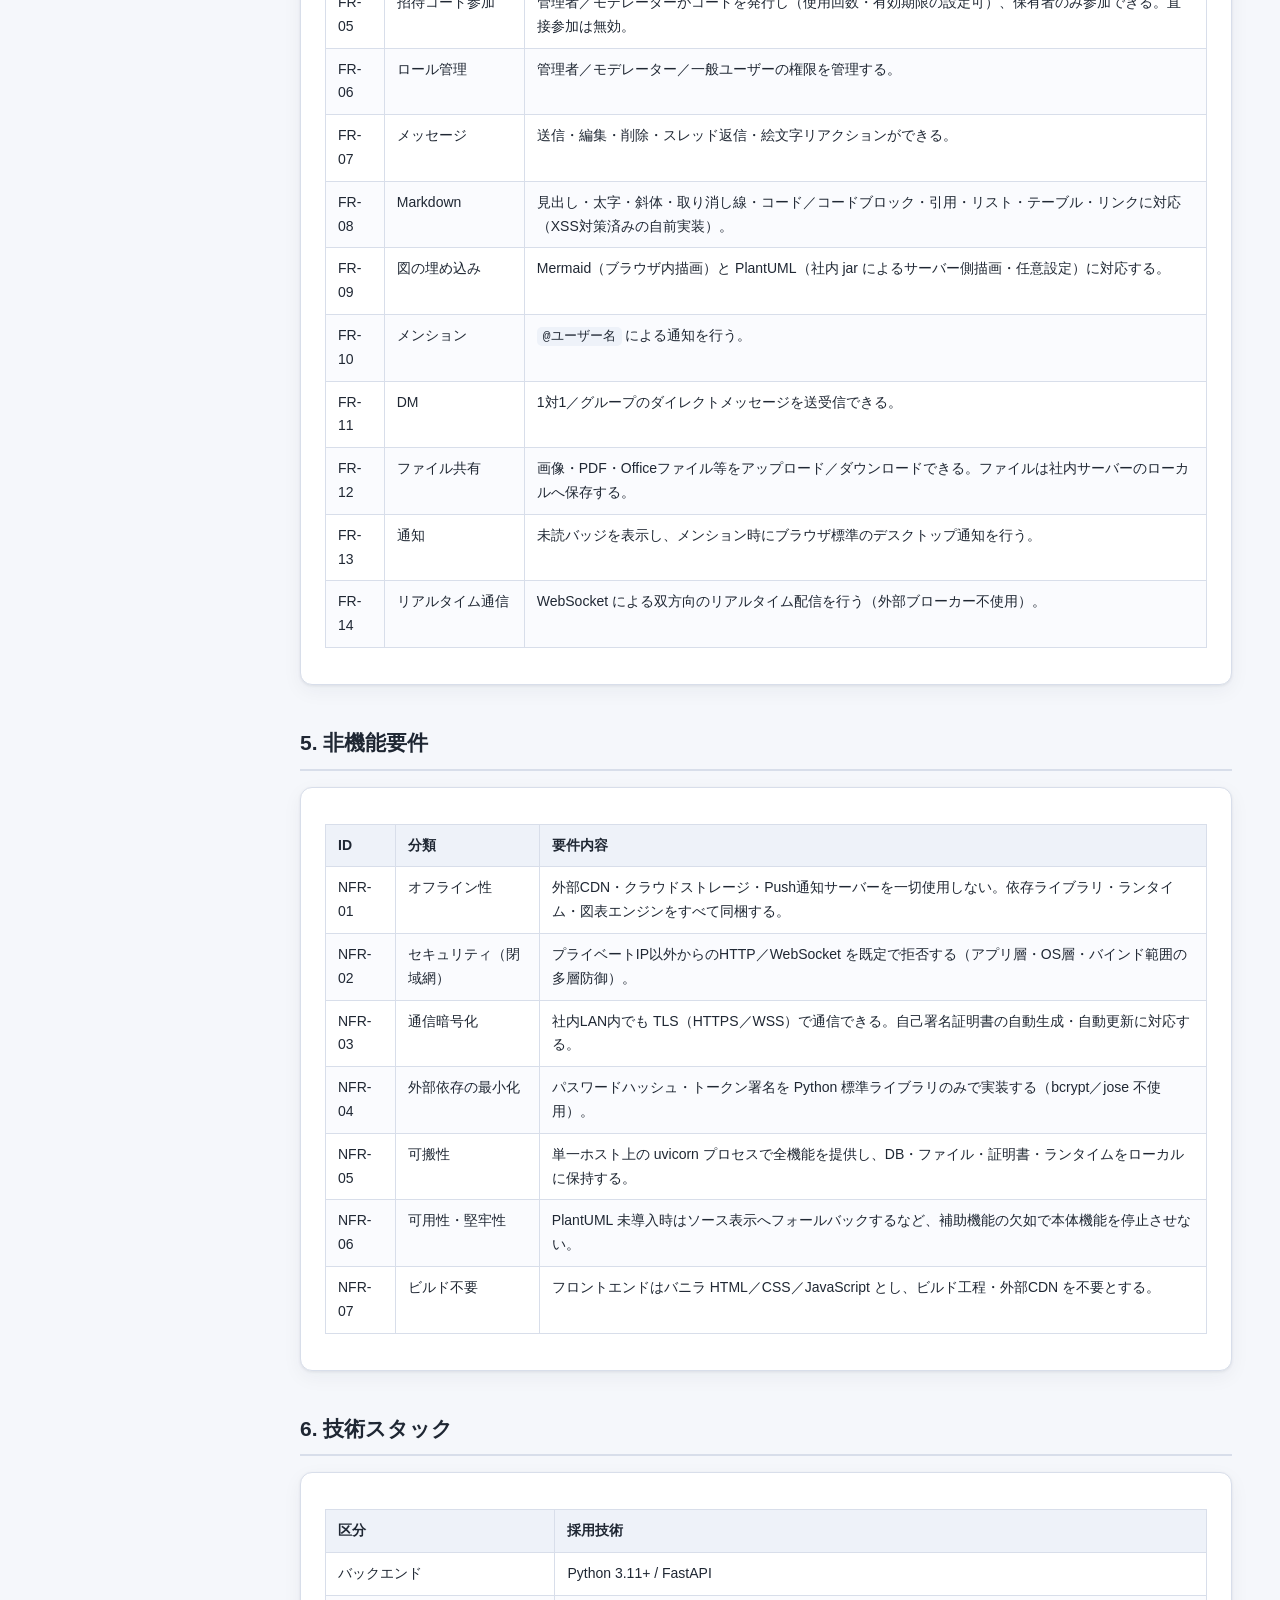
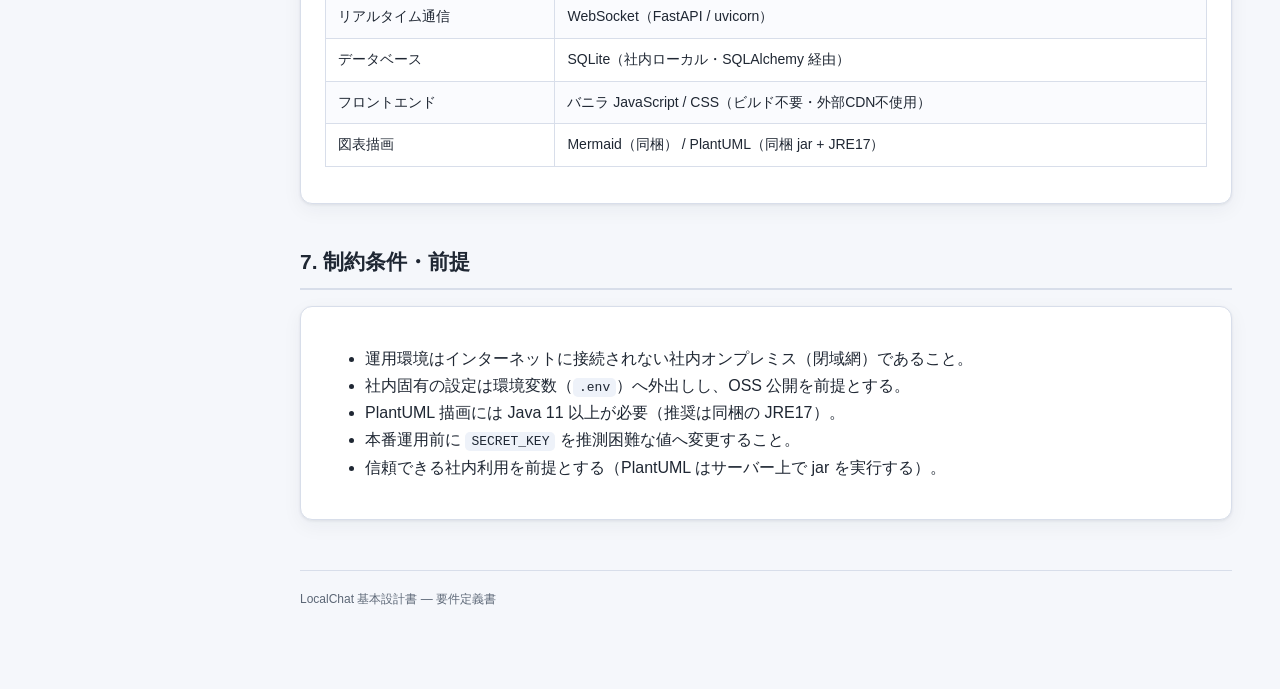
<file: docs/要件定義書.html>
<!DOCTYPE html>
<html lang="ja">
<head>
  <meta charset="UTF-8" />
  <meta name="viewport" content="width=device-width, initial-scale=1.0" />
  <title>LocalChat 基本設計書 | 要件定義書</title>
  <link rel="stylesheet" href="assets/design.css" />
</head>
<body>
  <div class="layout">
    <aside class="sidebar">
      <div class="brand">Local<span>Chat</span></div>
      <div class="sub" data-ja="基本設計書 v0.1.0" data-en="Basic Design Document v0.1.0">基本設計書 v0.1.0</div>
      <nav>
        <a href="index.html" data-ja="概要・全体像" data-en="Overview">概要・全体像</a>
        <a href="architecture.html" data-ja="アーキテクチャ図" data-en="Architecture">アーキテクチャ図</a>
        <a href="class-diagram.html" data-ja="クラス図・ER図" data-en="Class &amp; ER Diagram">クラス図・ER図</a>
        <a href="sequence.html" data-ja="シーケンス図" data-en="Sequence Diagrams">シーケンス図</a>
        <a href="flowchart.html" data-ja="フローチャート図" data-en="Flowcharts">フローチャート図</a>
        <div class="nav-section" data-ja="ツール" data-en="Tools">ツール</div>
        <a href="diagram-lab.html" data-ja="図エラー検証ラボ" data-en="Diagram Lab">図エラー検証ラボ</a>
        <div class="nav-section" data-ja="関連資料" data-en="References">関連資料</div>
        <a href="要件定義書.html" class="active" data-ja="要件定義書" data-en="Requirements (JA)">要件定義書</a>
      </nav>
    </aside>

    <main class="content">
      <h1 data-ja="要件定義書" data-en="Requirements Definition">要件定義書</h1>
      <p class="lead"
         data-ja="完全オフライン環境で動作する社内向けチャットアプリケーション「LocalChat」の要件定義書です。本書では目的・スコープ・機能要件・非機能要件・制約条件を定義します。"
         data-en="Requirements definition for &quot;LocalChat&quot;, an internal chat application that runs in a fully offline environment. This document defines the purpose, scope, functional and non-functional requirements, and constraints.">完全オフライン環境で動作する社内向けチャットアプリケーション「LocalChat」の要件定義書です。本書では目的・スコープ・機能要件・非機能要件・制約条件を定義します。</p>

      <h2 data-ja="1. 目的・背景" data-en="1. Purpose &amp; Background">1. 目的・背景</h2>
      <div class="card">
        <p data-ja="社内コミュニケーションを、外部サービスへ一切依存せずに行うことを目的とする。クラウドSaaS型チャットは情報漏えいリスクや閉域網要件への不適合が課題となるため、社内オンプレミス環境（閉域網）内だけで完結するチャット基盤を構築する。"
           data-en="The purpose is to enable internal communication without any dependency on external services. Cloud SaaS chat tools pose information-leak risks and do not fit closed-network requirements, so we build a chat platform that is fully self-contained within the on-premises (closed) network.">社内コミュニケーションを、外部サービスへ一切依存せずに行うことを目的とする。クラウドSaaS型チャットは情報漏えいリスクや閉域網要件への不適合が課題となるため、社内オンプレミス環境（閉域網）内だけで完結するチャット基盤を構築する。</p>
      </div>

      <h2 data-ja="2. スコープ" data-en="2. Scope">2. スコープ</h2>
      <div class="card">
        <table>
          <thead><tr>
            <th data-ja="区分" data-en="Category">区分</th>
            <th data-ja="内容" data-en="Description">内容</th>
          </tr></thead>
          <tbody>
            <tr><td data-ja="対象（スコープ内）" data-en="In scope">対象（スコープ内）</td><td data-ja="認証、サーバー（ワークスペース）／チャンネル、メッセージ送受信、スレッド、リアクション、DM、ファイル共有、Markdown・図表描画、メンション通知、招待コード参加、複数アカウント切替、TLS／閉域網アクセス制御" data-en="Authentication, servers (workspaces)/channels, messaging, threads, reactions, DMs, file sharing, Markdown and diagram rendering, mention notifications, invite-code join, multi-account switching, TLS and closed-network access control">認証、サーバー（ワークスペース）／チャンネル、メッセージ送受信、スレッド、リアクション、DM、ファイル共有、Markdown・図表描画、メンション通知、招待コード参加、複数アカウント切替、TLS／閉域網アクセス制御</td></tr>
            <tr><td data-ja="対象外（スコープ外）" data-en="Out of scope">対象外（スコープ外）</td><td data-ja="ボイス／ビデオチャンネル（現フェーズ非対応）、外部SaaS連携、モバイル専用ネイティブアプリ、Push通知サーバー" data-en="Voice/video channels (not supported in this phase), external SaaS integration, dedicated mobile native apps, push notification servers">ボイス／ビデオチャンネル（現フェーズ非対応）、外部SaaS連携、モバイル専用ネイティブアプリ、Push通知サーバー</td></tr>
          </tbody>
        </table>
      </div>

      <h2 data-ja="3. 用語定義" data-en="3. Glossary">3. 用語定義</h2>
      <div class="card">
        <table>
          <thead><tr>
            <th data-ja="用語" data-en="Term">用語</th>
            <th data-ja="意味" data-en="Meaning">意味</th>
          </tr></thead>
          <tbody>
            <tr><td data-ja="閉域網" data-en="Closed network">閉域網</td><td data-ja="インターネットに接続されていない社内LAN（プライベートネットワーク）。" data-en="A corporate LAN (private network) not connected to the Internet.">インターネットに接続されていない社内LAN（プライベートネットワーク）。</td></tr>
            <tr><td data-ja="サーバー（ワークスペース）" data-en="Server (workspace)">サーバー（ワークスペース）</td><td data-ja="チャンネルやメンバーを束ねる単位。" data-en="A unit that groups channels and members.">チャンネルやメンバーを束ねる単位。</td></tr>
            <tr><td data-ja="DM" data-en="DM">DM</td><td data-ja="ダイレクトメッセージ。1対1またはグループの個別会話。" data-en="Direct message. One-to-one or group private conversation.">ダイレクトメッセージ。1対1またはグループの個別会話。</td></tr>
            <tr><td data-ja="招待コード" data-en="Invite code">招待コード</td><td data-ja="サーバーへの参加に必要なコード。管理者／モデレーターが発行する。" data-en="A code required to join a server, issued by an admin/moderator.">サーバーへの参加に必要なコード。管理者／モデレーターが発行する。</td></tr>
          </tbody>
        </table>
      </div>

      <h2 data-ja="4. 機能要件" data-en="4. Functional Requirements">4. 機能要件</h2>
      <div class="card">
        <table>
          <thead><tr>
            <th data-ja="ID" data-en="ID">ID</th>
            <th data-ja="機能" data-en="Feature">機能</th>
            <th data-ja="要件内容" data-en="Requirement">要件内容</th>
          </tr></thead>
          <tbody>
            <tr><td>FR-01</td><td data-ja="認証" data-en="Authentication">認証</td><td data-ja="ユーザー登録・ログインを独自DBで行う。パスワードは PBKDF2-HMAC-SHA256 でハッシュ化し、トークンは HMAC で署名する（外部依存なし）。" data-en="User registration and login via an internal DB. Passwords hashed with PBKDF2-HMAC-SHA256; tokens signed with HMAC (no external deps).">ユーザー登録・ログインを独自DBで行う。パスワードは PBKDF2-HMAC-SHA256 でハッシュ化し、トークンは HMAC で署名する（外部依存なし）。</td></tr>
            <tr><td>FR-02</td><td data-ja="複数アカウント" data-en="Multi-account">複数アカウント</td><td data-ja="1台の端末で複数アカウントを保持し、ワンクリックで切り替えできる。" data-en="Hold multiple accounts on one device and switch with one click.">1台の端末で複数アカウントを保持し、ワンクリックで切り替えできる。</td></tr>
            <tr><td>FR-03</td><td data-ja="プロフィール" data-en="Profile">プロフィール</td><td data-ja="表示名・アイコン・ステータスメッセージを設定できる。" data-en="Set display name, icon, and status message.">表示名・アイコン・ステータスメッセージを設定できる。</td></tr>
            <tr><td>FR-04</td><td data-ja="サーバー／チャンネル" data-en="Server/Channel">サーバー／チャンネル</td><td data-ja="サーバー（ワークスペース）とテキストチャンネルを作成・一覧・閲覧できる。" data-en="Create, list, and view servers (workspaces) and text channels.">サーバー（ワークスペース）とテキストチャンネルを作成・一覧・閲覧できる。</td></tr>
            <tr><td>FR-05</td><td data-ja="招待コード参加" data-en="Invite-code join">招待コード参加</td><td data-ja="管理者／モデレーターがコードを発行し（使用回数・有効期限の設定可）、保有者のみ参加できる。直接参加は無効。" data-en="Admins/moderators issue codes (with optional usage count and expiry); only code holders can join. Direct join is disabled.">管理者／モデレーターがコードを発行し（使用回数・有効期限の設定可）、保有者のみ参加できる。直接参加は無効。</td></tr>
            <tr><td>FR-06</td><td data-ja="ロール管理" data-en="Role management">ロール管理</td><td data-ja="管理者／モデレーター／一般ユーザーの権限を管理する。" data-en="Manage permissions for admin / moderator / general user.">管理者／モデレーター／一般ユーザーの権限を管理する。</td></tr>
            <tr><td>FR-07</td><td data-ja="メッセージ" data-en="Messaging">メッセージ</td><td data-ja="送信・編集・削除・スレッド返信・絵文字リアクションができる。" data-en="Send, edit, delete, thread reply, and emoji reactions.">送信・編集・削除・スレッド返信・絵文字リアクションができる。</td></tr>
            <tr><td>FR-08</td><td data-ja="Markdown" data-en="Markdown">Markdown</td><td data-ja="見出し・太字・斜体・取り消し線・コード／コードブロック・引用・リスト・テーブル・リンクに対応（XSS対策済みの自前実装）。" data-en="Headings, bold, italic, strikethrough, code/code blocks, quotes, lists, tables, links (in-house implementation with XSS protection).">見出し・太字・斜体・取り消し線・コード／コードブロック・引用・リスト・テーブル・リンクに対応（XSS対策済みの自前実装）。</td></tr>
            <tr><td>FR-09</td><td data-ja="図の埋め込み" data-en="Diagram embedding">図の埋め込み</td><td data-ja="Mermaid（ブラウザ内描画）と PlantUML（社内 jar によるサーバー側描画・任意設定）に対応する。" data-en="Support Mermaid (in-browser) and PlantUML (server-side via internal jar, optional).">Mermaid（ブラウザ内描画）と PlantUML（社内 jar によるサーバー側描画・任意設定）に対応する。</td></tr>
            <tr><td>FR-10</td><td data-ja="メンション" data-en="Mention">メンション</td><td data-ja="<code>@ユーザー名</code> による通知を行う。" data-en="Notify via <code>@username</code>."><code>@ユーザー名</code> による通知を行う。</td></tr>
            <tr><td>FR-11</td><td>DM</td><td data-ja="1対1／グループのダイレクトメッセージを送受信できる。" data-en="Send and receive one-to-one and group direct messages.">1対1／グループのダイレクトメッセージを送受信できる。</td></tr>
            <tr><td>FR-12</td><td data-ja="ファイル共有" data-en="File sharing">ファイル共有</td><td data-ja="画像・PDF・Officeファイル等をアップロード／ダウンロードできる。ファイルは社内サーバーのローカルへ保存する。" data-en="Upload/download images, PDFs, Office files, etc. Files stored locally on the internal server.">画像・PDF・Officeファイル等をアップロード／ダウンロードできる。ファイルは社内サーバーのローカルへ保存する。</td></tr>
            <tr><td>FR-13</td><td data-ja="通知" data-en="Notification">通知</td><td data-ja="未読バッジを表示し、メンション時にブラウザ標準のデスクトップ通知を行う。" data-en="Show unread badges and use the browser's standard desktop notification on mentions.">未読バッジを表示し、メンション時にブラウザ標準のデスクトップ通知を行う。</td></tr>
            <tr><td>FR-14</td><td data-ja="リアルタイム通信" data-en="Realtime">リアルタイム通信</td><td data-ja="WebSocket による双方向のリアルタイム配信を行う（外部ブローカー不使用）。" data-en="Bidirectional realtime delivery via WebSocket (no external broker).">WebSocket による双方向のリアルタイム配信を行う（外部ブローカー不使用）。</td></tr>
          </tbody>
        </table>
      </div>

      <h2 data-ja="5. 非機能要件" data-en="5. Non-functional Requirements">5. 非機能要件</h2>
      <div class="card">
        <table>
          <thead><tr>
            <th data-ja="ID" data-en="ID">ID</th>
            <th data-ja="分類" data-en="Category">分類</th>
            <th data-ja="要件内容" data-en="Requirement">要件内容</th>
          </tr></thead>
          <tbody>
            <tr><td>NFR-01</td><td data-ja="オフライン性" data-en="Offline">オフライン性</td><td data-ja="外部CDN・クラウドストレージ・Push通知サーバーを一切使用しない。依存ライブラリ・ランタイム・図表エンジンをすべて同梱する。" data-en="Use no external CDN, cloud storage, or push servers. Bundle all libraries, runtime, and diagram engines.">外部CDN・クラウドストレージ・Push通知サーバーを一切使用しない。依存ライブラリ・ランタイム・図表エンジンをすべて同梱する。</td></tr>
            <tr><td>NFR-02</td><td data-ja="セキュリティ（閉域網）" data-en="Security (closed network)">セキュリティ（閉域網）</td><td data-ja="プライベートIP以外からのHTTP／WebSocket を既定で拒否する（アプリ層・OS層・バインド範囲の多層防御）。" data-en="Reject HTTP/WebSocket from non-private IPs by default (defense in depth across app, OS, and bind scope).">プライベートIP以外からのHTTP／WebSocket を既定で拒否する（アプリ層・OS層・バインド範囲の多層防御）。</td></tr>
            <tr><td>NFR-03</td><td data-ja="通信暗号化" data-en="Encryption in transit">通信暗号化</td><td data-ja="社内LAN内でも TLS（HTTPS／WSS）で通信できる。自己署名証明書の自動生成・自動更新に対応する。" data-en="Communicate over TLS (HTTPS/WSS) even within the LAN. Support auto-generation/renewal of self-signed certs.">社内LAN内でも TLS（HTTPS／WSS）で通信できる。自己署名証明書の自動生成・自動更新に対応する。</td></tr>
            <tr><td>NFR-04</td><td data-ja="外部依存の最小化" data-en="Minimal dependencies">外部依存の最小化</td><td data-ja="パスワードハッシュ・トークン署名を Python 標準ライブラリのみで実装する（bcrypt／jose 不使用）。" data-en="Implement password hashing and token signing using only the Python standard library (no bcrypt/jose).">パスワードハッシュ・トークン署名を Python 標準ライブラリのみで実装する（bcrypt／jose 不使用）。</td></tr>
            <tr><td>NFR-05</td><td data-ja="可搬性" data-en="Portability">可搬性</td><td data-ja="単一ホスト上の uvicorn プロセスで全機能を提供し、DB・ファイル・証明書・ランタイムをローカルに保持する。" data-en="Provide all features in a single uvicorn process on one host, keeping DB, files, certs, and runtime local.">単一ホスト上の uvicorn プロセスで全機能を提供し、DB・ファイル・証明書・ランタイムをローカルに保持する。</td></tr>
            <tr><td>NFR-06</td><td data-ja="可用性・堅牢性" data-en="Availability / robustness">可用性・堅牢性</td><td data-ja="PlantUML 未導入時はソース表示へフォールバックするなど、補助機能の欠如で本体機能を停止させない。" data-en="Do not halt core features when auxiliary features are missing, e.g. fall back to source display when PlantUML is unavailable.">PlantUML 未導入時はソース表示へフォールバックするなど、補助機能の欠如で本体機能を停止させない。</td></tr>
            <tr><td>NFR-07</td><td data-ja="ビルド不要" data-en="No build step">ビルド不要</td><td data-ja="フロントエンドはバニラ HTML／CSS／JavaScript とし、ビルド工程・外部CDN を不要とする。" data-en="Frontend uses vanilla HTML/CSS/JavaScript, requiring no build step or external CDN.">フロントエンドはバニラ HTML／CSS／JavaScript とし、ビルド工程・外部CDN を不要とする。</td></tr>
          </tbody>
        </table>
      </div>

      <h2 data-ja="6. 技術スタック" data-en="6. Technology Stack">6. 技術スタック</h2>
      <div class="card">
        <table>
          <thead><tr>
            <th data-ja="区分" data-en="Category">区分</th>
            <th data-ja="採用技術" data-en="Technology">採用技術</th>
          </tr></thead>
          <tbody>
            <tr><td data-ja="バックエンド" data-en="Backend">バックエンド</td><td>Python 3.11+ / FastAPI</td></tr>
            <tr><td data-ja="リアルタイム通信" data-en="Realtime">リアルタイム通信</td><td data-ja="WebSocket（FastAPI / uvicorn）" data-en="WebSocket (FastAPI / uvicorn)">WebSocket（FastAPI / uvicorn）</td></tr>
            <tr><td data-ja="データベース" data-en="Database">データベース</td><td data-ja="SQLite（社内ローカル・SQLAlchemy 経由）" data-en="SQLite (local, via SQLAlchemy)">SQLite（社内ローカル・SQLAlchemy 経由）</td></tr>
            <tr><td data-ja="フロントエンド" data-en="Frontend">フロントエンド</td><td data-ja="バニラ JavaScript / CSS（ビルド不要・外部CDN不使用）" data-en="Vanilla JavaScript / CSS (no build, no external CDN)">バニラ JavaScript / CSS（ビルド不要・外部CDN不使用）</td></tr>
            <tr><td data-ja="図表描画" data-en="Diagrams">図表描画</td><td data-ja="Mermaid（同梱） / PlantUML（同梱 jar + JRE17）" data-en="Mermaid (bundled) / PlantUML (bundled jar + JRE17)">Mermaid（同梱） / PlantUML（同梱 jar + JRE17）</td></tr>
          </tbody>
        </table>
      </div>

      <h2 data-ja="7. 制約条件・前提" data-en="7. Constraints &amp; Assumptions">7. 制約条件・前提</h2>
      <div class="card">
        <ul>
          <li data-ja="運用環境はインターネットに接続されない社内オンプレミス（閉域網）であること。" data-en="The operating environment is an on-premises, Internet-disconnected closed network.">運用環境はインターネットに接続されない社内オンプレミス（閉域網）であること。</li>
          <li data-ja="社内固有の設定は環境変数（<code>.env</code>）へ外出しし、OSS 公開を前提とする。" data-en="Site-specific settings are externalized to environment variables (<code>.env</code>), assuming OSS publication.">社内固有の設定は環境変数（<code>.env</code>）へ外出しし、OSS 公開を前提とする。</li>
          <li data-ja="PlantUML 描画には Java 11 以上が必要（推奨は同梱の JRE17）。" data-en="PlantUML rendering requires Java 11+ (the bundled JRE17 is recommended).">PlantUML 描画には Java 11 以上が必要（推奨は同梱の JRE17）。</li>
          <li data-ja="本番運用前に <code>SECRET_KEY</code> を推測困難な値へ変更すること。" data-en="Change <code>SECRET_KEY</code> to a hard-to-guess value before production.">本番運用前に <code>SECRET_KEY</code> を推測困難な値へ変更すること。</li>
          <li data-ja="信頼できる社内利用を前提とする（PlantUML はサーバー上で jar を実行する）。" data-en="Assumes trusted internal use (PlantUML executes the jar on the server).">信頼できる社内利用を前提とする（PlantUML はサーバー上で jar を実行する）。</li>
        </ul>
      </div>

      <footer data-ja="LocalChat 基本設計書 — 要件定義書" data-en="LocalChat Basic Design Document — Requirements Definition">LocalChat 基本設計書 — 要件定義書</footer>
    </main>
  </div>

  <script src="assets/mermaid.min.js"></script>
  <script src="assets/i18n.js"></script>
</body>
</html>
</file>
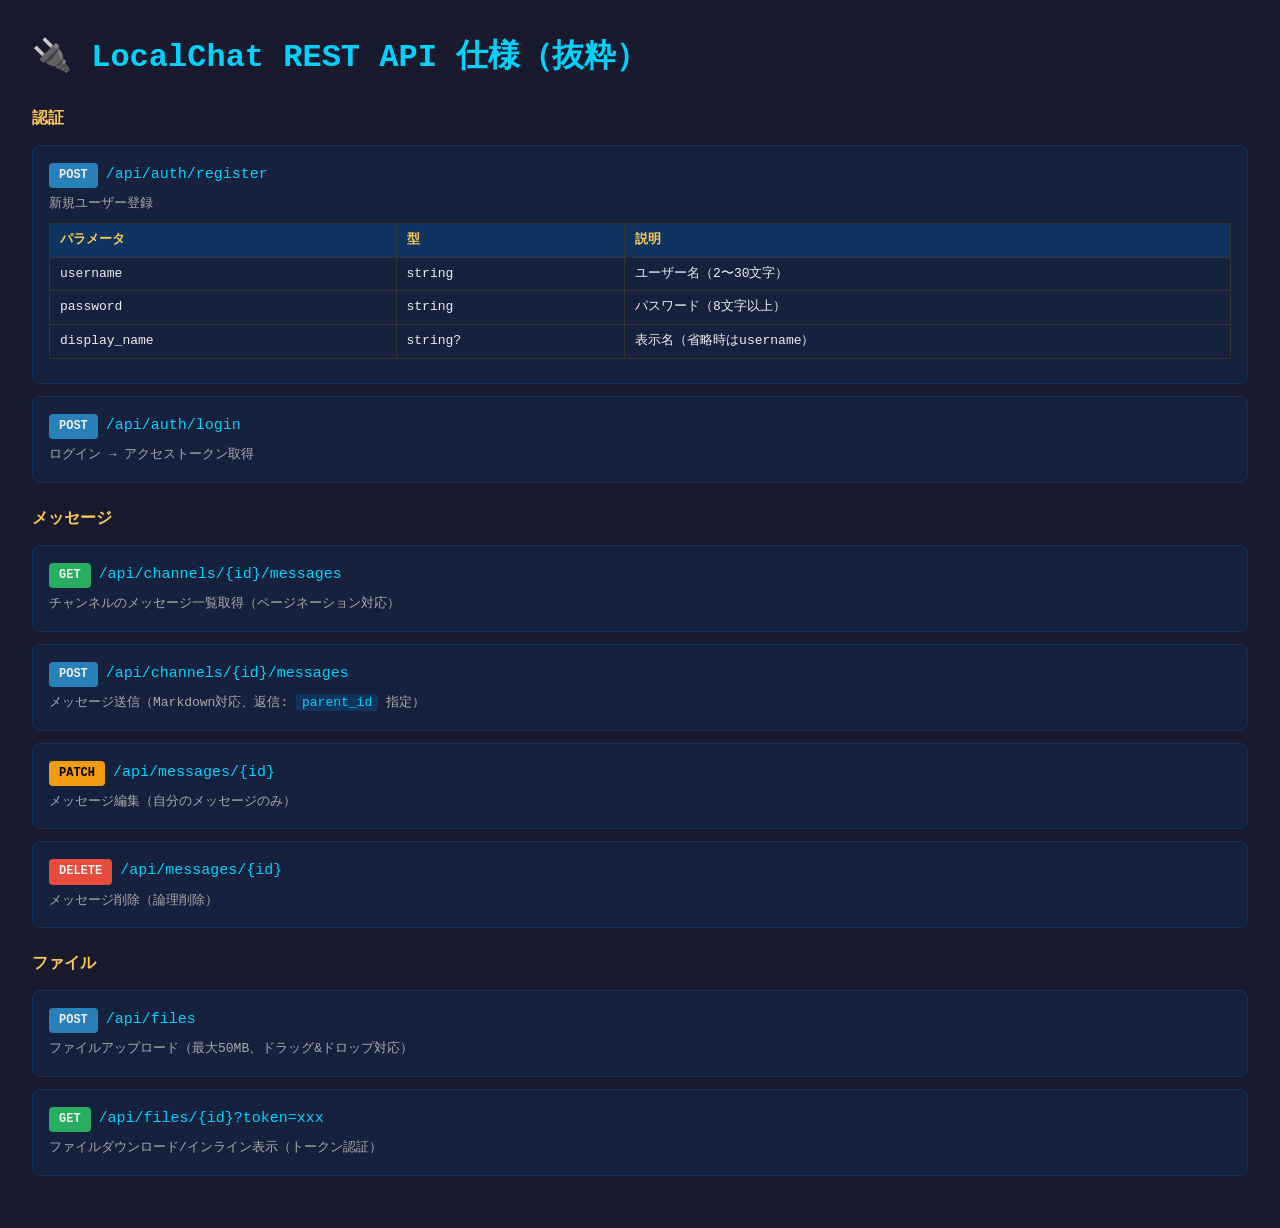
<file: sample/api-spec.html>
<!DOCTYPE html>
<html lang="ja">
<head>
  <meta charset="UTF-8" />
  <meta name="viewport" content="width=device-width, initial-scale=1.0" />
  <title>LocalChat API仕様（抜粋）</title>
  <style>
    * { margin: 0; padding: 0; box-sizing: border-box; }
    body { font-family: "Consolas", "Meiryo", monospace; background: #1a1a2e; color: #eee; padding: 32px; line-height: 1.6; }
    h1 { color: #00d2ff; margin-bottom: 24px; }
    h2 { color: #feca57; margin-top: 24px; margin-bottom: 8px; font-size: 16px; }
    .endpoint { background: #16213e; border: 1px solid #0f3460; border-radius: 8px; padding: 16px; margin: 12px 0; }
    .method { display: inline-block; padding: 3px 10px; border-radius: 4px; font-weight: 700; font-size: 12px; margin-right: 8px; }
    .get { background: #27ae60; }
    .post { background: #2980b9; }
    .patch { background: #f39c12; color: #000; }
    .delete { background: #e74c3c; }
    .path { color: #00d2ff; font-size: 15px; }
    .desc { color: #aaa; font-size: 13px; margin-top: 6px; }
    table { width: 100%; border-collapse: collapse; margin: 8px 0; }
    th, td { border: 1px solid #333; padding: 6px 10px; font-size: 13px; text-align: left; }
    th { background: #0f3460; color: #feca57; }
    code { background: #0f3460; padding: 1px 6px; border-radius: 3px; color: #00d2ff; }
  </style>
</head>
<body>
  <h1>🔌 LocalChat REST API 仕様（抜粋）</h1>

  <h2>認証</h2>
  <div class="endpoint">
    <span class="method post">POST</span><span class="path">/api/auth/register</span>
    <div class="desc">新規ユーザー登録</div>
    <table>
      <tr><th>パラメータ</th><th>型</th><th>説明</th></tr>
      <tr><td>username</td><td>string</td><td>ユーザー名（2〜30文字）</td></tr>
      <tr><td>password</td><td>string</td><td>パスワード（8文字以上）</td></tr>
      <tr><td>display_name</td><td>string?</td><td>表示名（省略時はusername）</td></tr>
    </table>
  </div>

  <div class="endpoint">
    <span class="method post">POST</span><span class="path">/api/auth/login</span>
    <div class="desc">ログイン → アクセストークン取得</div>
  </div>

  <h2>メッセージ</h2>
  <div class="endpoint">
    <span class="method get">GET</span><span class="path">/api/channels/{id}/messages</span>
    <div class="desc">チャンネルのメッセージ一覧取得（ページネーション対応）</div>
  </div>

  <div class="endpoint">
    <span class="method post">POST</span><span class="path">/api/channels/{id}/messages</span>
    <div class="desc">メッセージ送信（Markdown対応、返信: <code>parent_id</code> 指定）</div>
  </div>

  <div class="endpoint">
    <span class="method patch">PATCH</span><span class="path">/api/messages/{id}</span>
    <div class="desc">メッセージ編集（自分のメッセージのみ）</div>
  </div>

  <div class="endpoint">
    <span class="method delete">DELETE</span><span class="path">/api/messages/{id}</span>
    <div class="desc">メッセージ削除（論理削除）</div>
  </div>

  <h2>ファイル</h2>
  <div class="endpoint">
    <span class="method post">POST</span><span class="path">/api/files</span>
    <div class="desc">ファイルアップロード（最大50MB、ドラッグ&ドロップ対応）</div>
  </div>

  <div class="endpoint">
    <span class="method get">GET</span><span class="path">/api/files/{id}?token=xxx</span>
    <div class="desc">ファイルダウンロード/インライン表示（トークン認証）</div>
  </div>
</body>
</html>
</file>
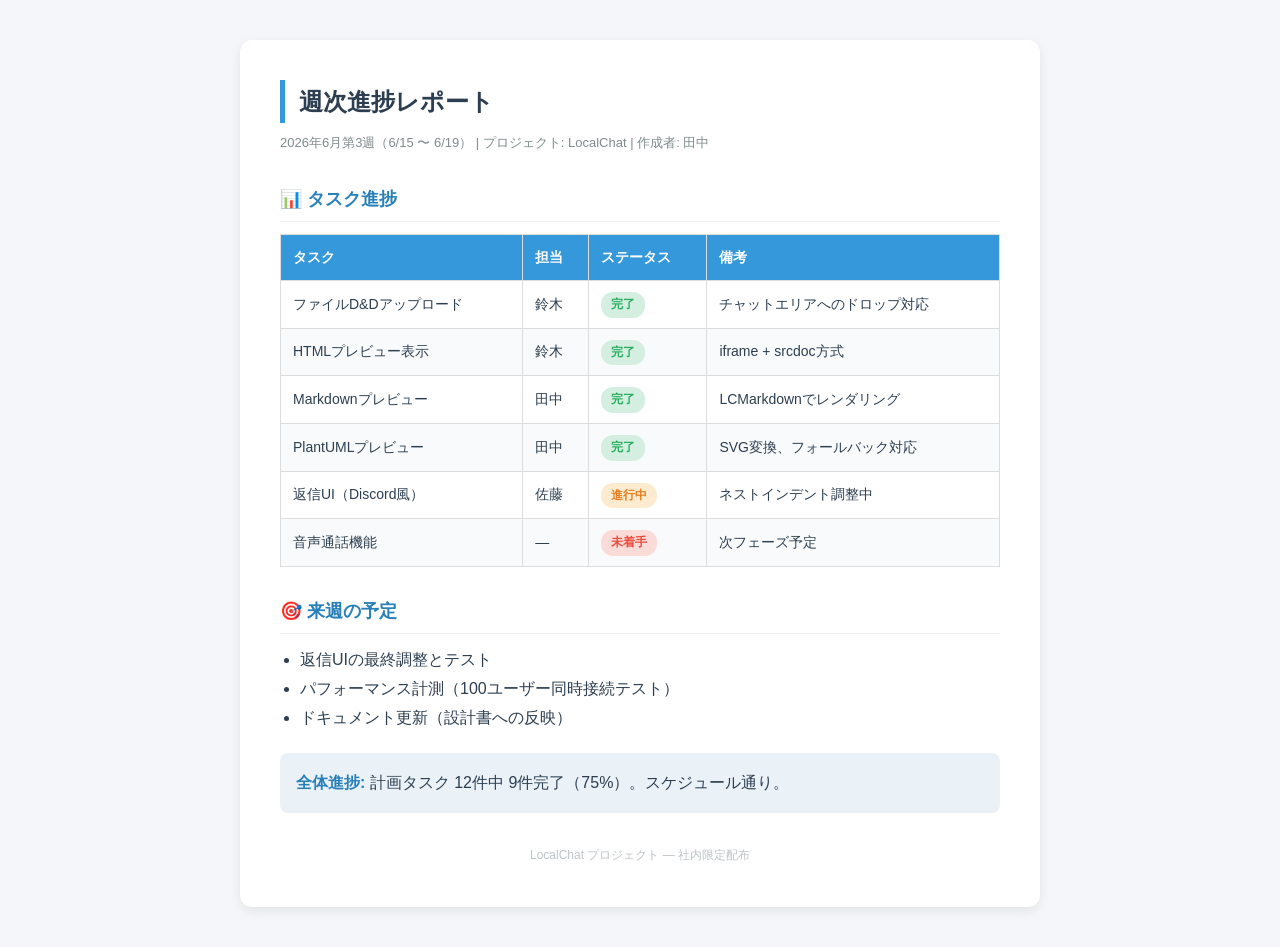
<file: sample/report.html>
<!DOCTYPE html>
<html lang="ja">
<head>
  <meta charset="UTF-8" />
  <meta name="viewport" content="width=device-width, initial-scale=1.0" />
  <title>週次進捗レポート - 2026年6月第3週</title>
  <style>
    * { margin: 0; padding: 0; box-sizing: border-box; }
    body { font-family: "Segoe UI", "Meiryo", sans-serif; background: #f4f6f9; color: #2c3e50; padding: 40px; line-height: 1.8; }
    .container { max-width: 800px; margin: 0 auto; background: #fff; border-radius: 12px; box-shadow: 0 4px 12px rgba(0,0,0,0.08); padding: 40px; }
    h1 { font-size: 24px; border-left: 5px solid #3498db; padding-left: 14px; margin-bottom: 8px; }
    .meta { color: #7f8c8d; font-size: 13px; margin-bottom: 24px; }
    h2 { font-size: 18px; color: #2980b9; margin-top: 28px; margin-bottom: 12px; border-bottom: 1px solid #ecf0f1; padding-bottom: 6px; }
    table { width: 100%; border-collapse: collapse; margin: 12px 0; }
    th, td { border: 1px solid #ddd; padding: 10px 12px; text-align: left; font-size: 14px; }
    th { background: #3498db; color: #fff; }
    tr:nth-child(even) { background: #f9fafb; }
    .status { display: inline-block; padding: 2px 10px; border-radius: 12px; font-size: 12px; font-weight: 600; }
    .done { background: #d4efdf; color: #27ae60; }
    .progress { background: #fdebd0; color: #e67e22; }
    .todo { background: #fadbd8; color: #e74c3c; }
    .summary { background: #eaf2f8; border-radius: 8px; padding: 16px; margin-top: 20px; }
    .summary strong { color: #2980b9; }
    footer { margin-top: 32px; text-align: center; color: #bdc3c7; font-size: 12px; }
  </style>
</head>
<body>
  <div class="container">
    <h1>週次進捗レポート</h1>
    <div class="meta">2026年6月第3週（6/15 〜 6/19） | プロジェクト: LocalChat | 作成者: 田中</div>

    <h2>📊 タスク進捗</h2>
    <table>
      <thead>
        <tr><th>タスク</th><th>担当</th><th>ステータス</th><th>備考</th></tr>
      </thead>
      <tbody>
        <tr><td>ファイルD&Dアップロード</td><td>鈴木</td><td><span class="status done">完了</span></td><td>チャットエリアへのドロップ対応</td></tr>
        <tr><td>HTMLプレビュー表示</td><td>鈴木</td><td><span class="status done">完了</span></td><td>iframe + srcdoc方式</td></tr>
        <tr><td>Markdownプレビュー</td><td>田中</td><td><span class="status done">完了</span></td><td>LCMarkdownでレンダリング</td></tr>
        <tr><td>PlantUMLプレビュー</td><td>田中</td><td><span class="status done">完了</span></td><td>SVG変換、フォールバック対応</td></tr>
        <tr><td>返信UI（Discord風）</td><td>佐藤</td><td><span class="status progress">進行中</span></td><td>ネストインデント調整中</td></tr>
        <tr><td>音声通話機能</td><td>—</td><td><span class="status todo">未着手</span></td><td>次フェーズ予定</td></tr>
      </tbody>
    </table>

    <h2>🎯 来週の予定</h2>
    <ul style="padding-left: 20px; margin-top: 8px;">
      <li>返信UIの最終調整とテスト</li>
      <li>パフォーマンス計測（100ユーザー同時接続テスト）</li>
      <li>ドキュメント更新（設計書への反映）</li>
    </ul>

    <div class="summary">
      <strong>全体進捗:</strong> 計画タスク 12件中 9件完了（75%）。スケジュール通り。
    </div>

    <footer>LocalChat プロジェクト — 社内限定配布</footer>
  </div>
</body>
</html>
</file>
<file: docs/assets/design.css>
/* LocalChat 基本設計書 共通スタイル（オフライン・外部CDN不使用） */
:root {
  --bg: #f5f7fb;
  --surface: #ffffff;
  --surface-2: #eef2f9;
  --border: #d8deea;
  --text: #1f2733;
  --text-muted: #5c6776;
  --accent: #4f6bed;
  --accent-soft: #eaeefc;
  --green: #1f9d57;
  --orange: #d9822b;
  --red: #d64545;
  --code-bg: #1e2433;
  --code-text: #e6ebf5;
  --radius: 12px;
  --shadow: 0 1px 3px rgba(20, 30, 50, 0.08), 0 6px 20px rgba(20, 30, 50, 0.05);
  font-family: "Segoe UI", "Hiragino Kaku Gothic ProN", "Yu Gothic UI", Meiryo, sans-serif;
}

* { box-sizing: border-box; }

body {
  margin: 0;
  background: var(--bg);
  color: var(--text);
  line-height: 1.7;
}

.layout { display: flex; min-height: 100vh; }

/* サイドナビ */
.sidebar {
  width: 252px;
  flex-shrink: 0;
  background: var(--surface);
  border-right: 1px solid var(--border);
  padding: 22px 18px;
  position: sticky;
  top: 0;
  height: 100vh;
  overflow-y: auto;
}
.sidebar .brand {
  font-size: 18px;
  font-weight: 800;
  letter-spacing: 0.02em;
  margin-bottom: 4px;
}
.sidebar .brand span { color: var(--accent); }
.sidebar .sub { font-size: 12px; color: var(--text-muted); margin-bottom: 20px; }
.lang-toggle { display: flex; gap: 6px; margin-bottom: 20px; }
.lang-toggle button {
  flex: 1;
  padding: 6px 8px;
  font-size: 12px;
  font-weight: 600;
  border: 1px solid var(--border);
  background: var(--surface);
  color: var(--text-muted);
  border-radius: 7px;
  cursor: pointer;
}
.lang-toggle button:hover { background: var(--surface-2); }
.lang-toggle button.active { background: var(--accent); color: #fff; border-color: var(--accent); }
.sidebar nav a {
  display: block;
  padding: 9px 12px;
  margin-bottom: 4px;
  border-radius: 8px;
  color: var(--text);
  text-decoration: none;
  font-size: 14px;
  font-weight: 500;
}
.sidebar nav a:hover { background: var(--surface-2); }
.sidebar nav a.active { background: var(--accent-soft); color: var(--accent); font-weight: 700; }
.sidebar .nav-section { font-size: 11px; text-transform: uppercase; letter-spacing: 0.08em; color: var(--text-muted); margin: 18px 0 8px; }

/* メイン */
.content { flex: 1; min-width: 0; padding: 40px 48px 80px; max-width: 1180px; }
.content h1 { font-size: 28px; margin: 0 0 6px; }
.content .lead { color: var(--text-muted); margin: 0 0 28px; font-size: 15px; }
.content h2 { font-size: 21px; margin: 40px 0 12px; padding-bottom: 8px; border-bottom: 2px solid var(--border); }
.content h3 { font-size: 16px; margin: 26px 0 8px; }
.content p { margin: 8px 0; }

.card {
  background: var(--surface);
  border: 1px solid var(--border);
  border-radius: var(--radius);
  box-shadow: var(--shadow);
  padding: 22px 24px;
  margin: 16px 0;
}
.diagram {
  background: var(--surface);
  border: 1px solid var(--border);
  border-radius: var(--radius);
  box-shadow: var(--shadow);
  padding: 22px;
  margin: 16px 0;
  overflow-x: auto;
}
.diagram .mermaid {
  display: flex;
  justify-content: center;
  background: #ffffff;
  border-radius: 8px;
  padding: 16px;
}
/* Mermaid が生成する SVG 自体にも白背景を保証し、図を見やすくする */
.diagram .mermaid svg { background: #ffffff; }
.diagram .caption { font-size: 13px; color: var(--text-muted); margin-top: 12px; text-align: center; }

table { width: 100%; border-collapse: collapse; margin: 14px 0; font-size: 14px; }
th, td { border: 1px solid var(--border); padding: 9px 12px; text-align: left; vertical-align: top; }
th { background: var(--surface-2); font-weight: 700; }
tbody tr:nth-child(even) { background: #fafbfe; }

code { background: var(--surface-2); padding: 2px 6px; border-radius: 5px; font-size: 13px; font-family: "Cascadia Code", Consolas, monospace; }
pre { background: var(--code-bg); color: var(--code-text); padding: 16px 18px; border-radius: 10px; overflow-x: auto; font-size: 13px; }
pre code { background: none; color: inherit; padding: 0; }

.badge { display: inline-block; padding: 2px 9px; border-radius: 999px; font-size: 12px; font-weight: 700; }
.badge.get { background: #e3f1ff; color: #1763b6; }
.badge.post { background: #e3f7ea; color: var(--green); }
.badge.patch { background: #fdf0dd; color: var(--orange); }
.badge.delete { background: #fde3e3; color: var(--red); }
.badge.ws { background: #ece3fd; color: #6a3fc2; }

.grid { display: grid; grid-template-columns: repeat(auto-fit, minmax(240px, 1fr)); gap: 14px; margin: 16px 0; }
.grid .card { margin: 0; }
.grid .card h3 { margin-top: 0; }

.note { border-left: 4px solid var(--accent); background: var(--accent-soft); padding: 12px 16px; border-radius: 0 8px 8px 0; margin: 16px 0; font-size: 14px; }
.note.warn { border-left-color: var(--orange); background: #fdf6ec; }

footer { color: var(--text-muted); font-size: 12px; margin-top: 50px; padding-top: 18px; border-top: 1px solid var(--border); }

@media (max-width: 820px) {
  .layout { flex-direction: column; }
  .sidebar { width: 100%; height: auto; position: static; }
  .content { padding: 24px 20px 60px; }
}
</file>
